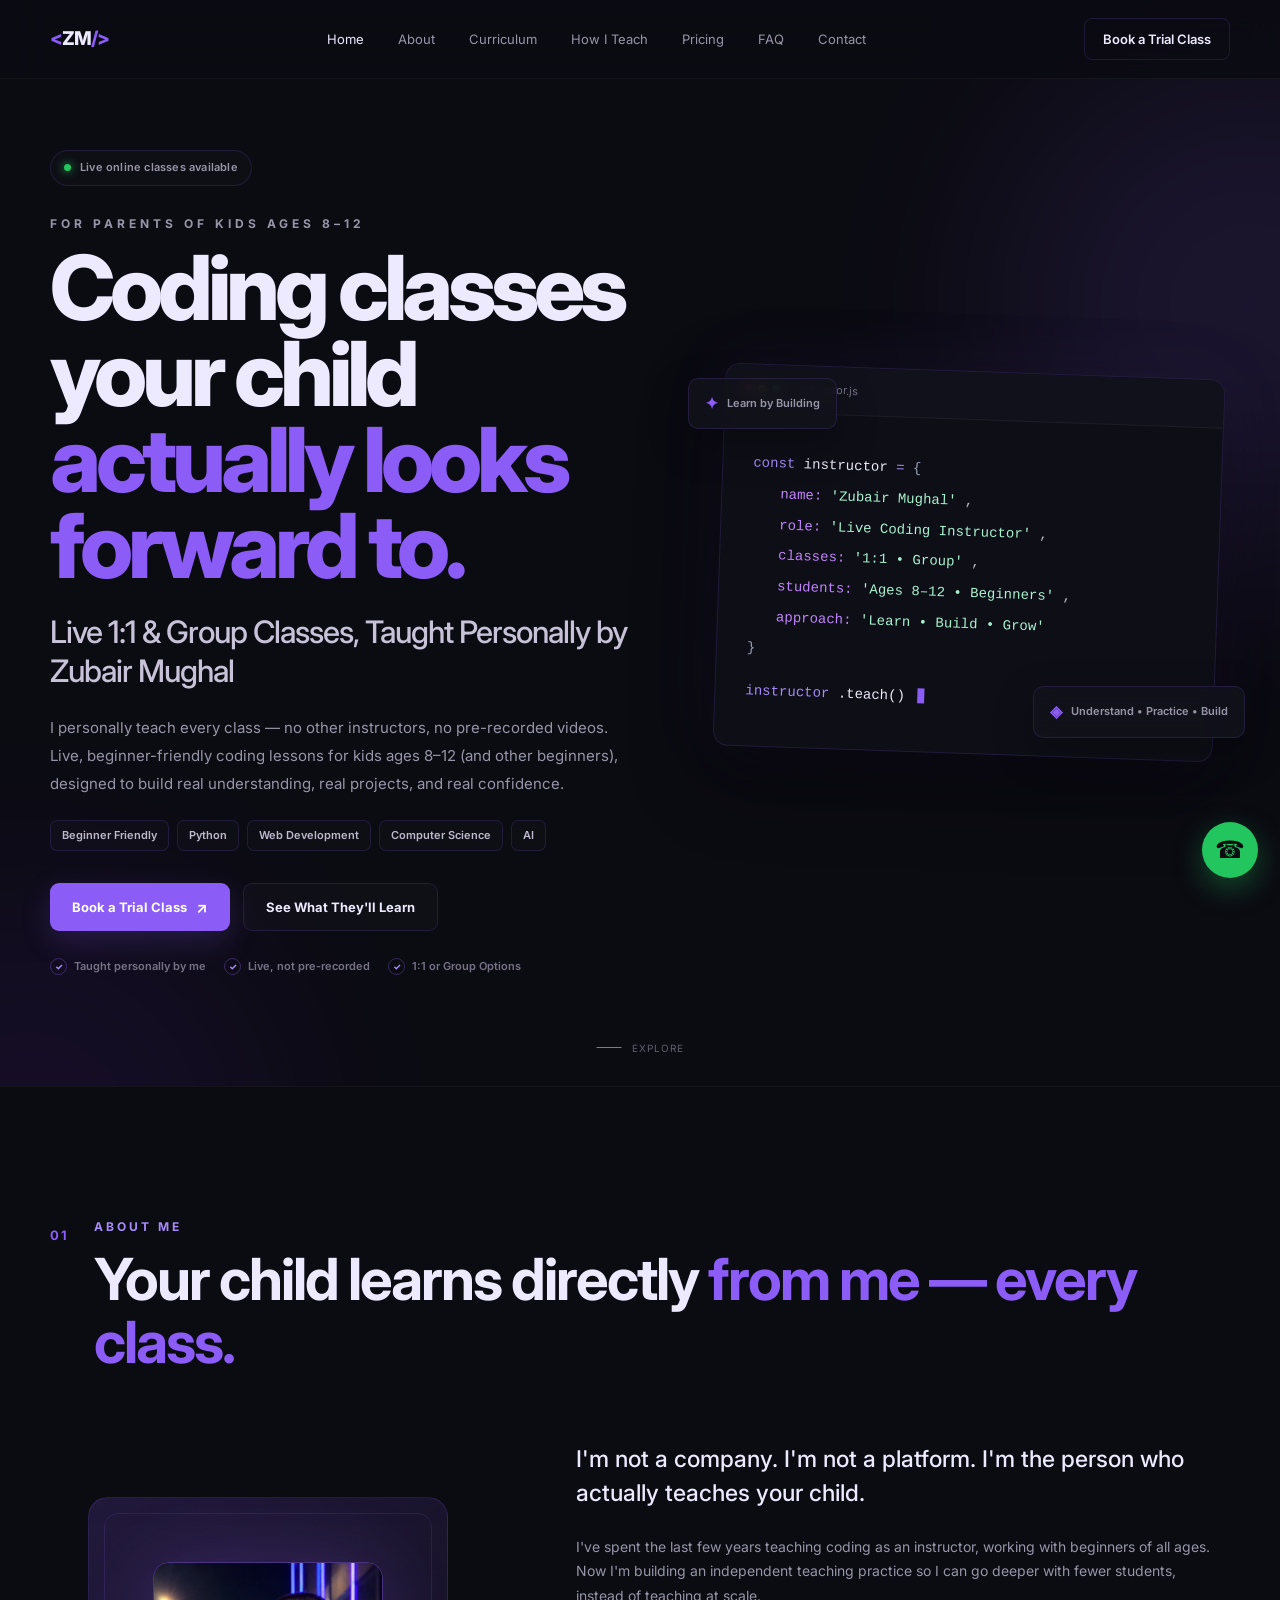
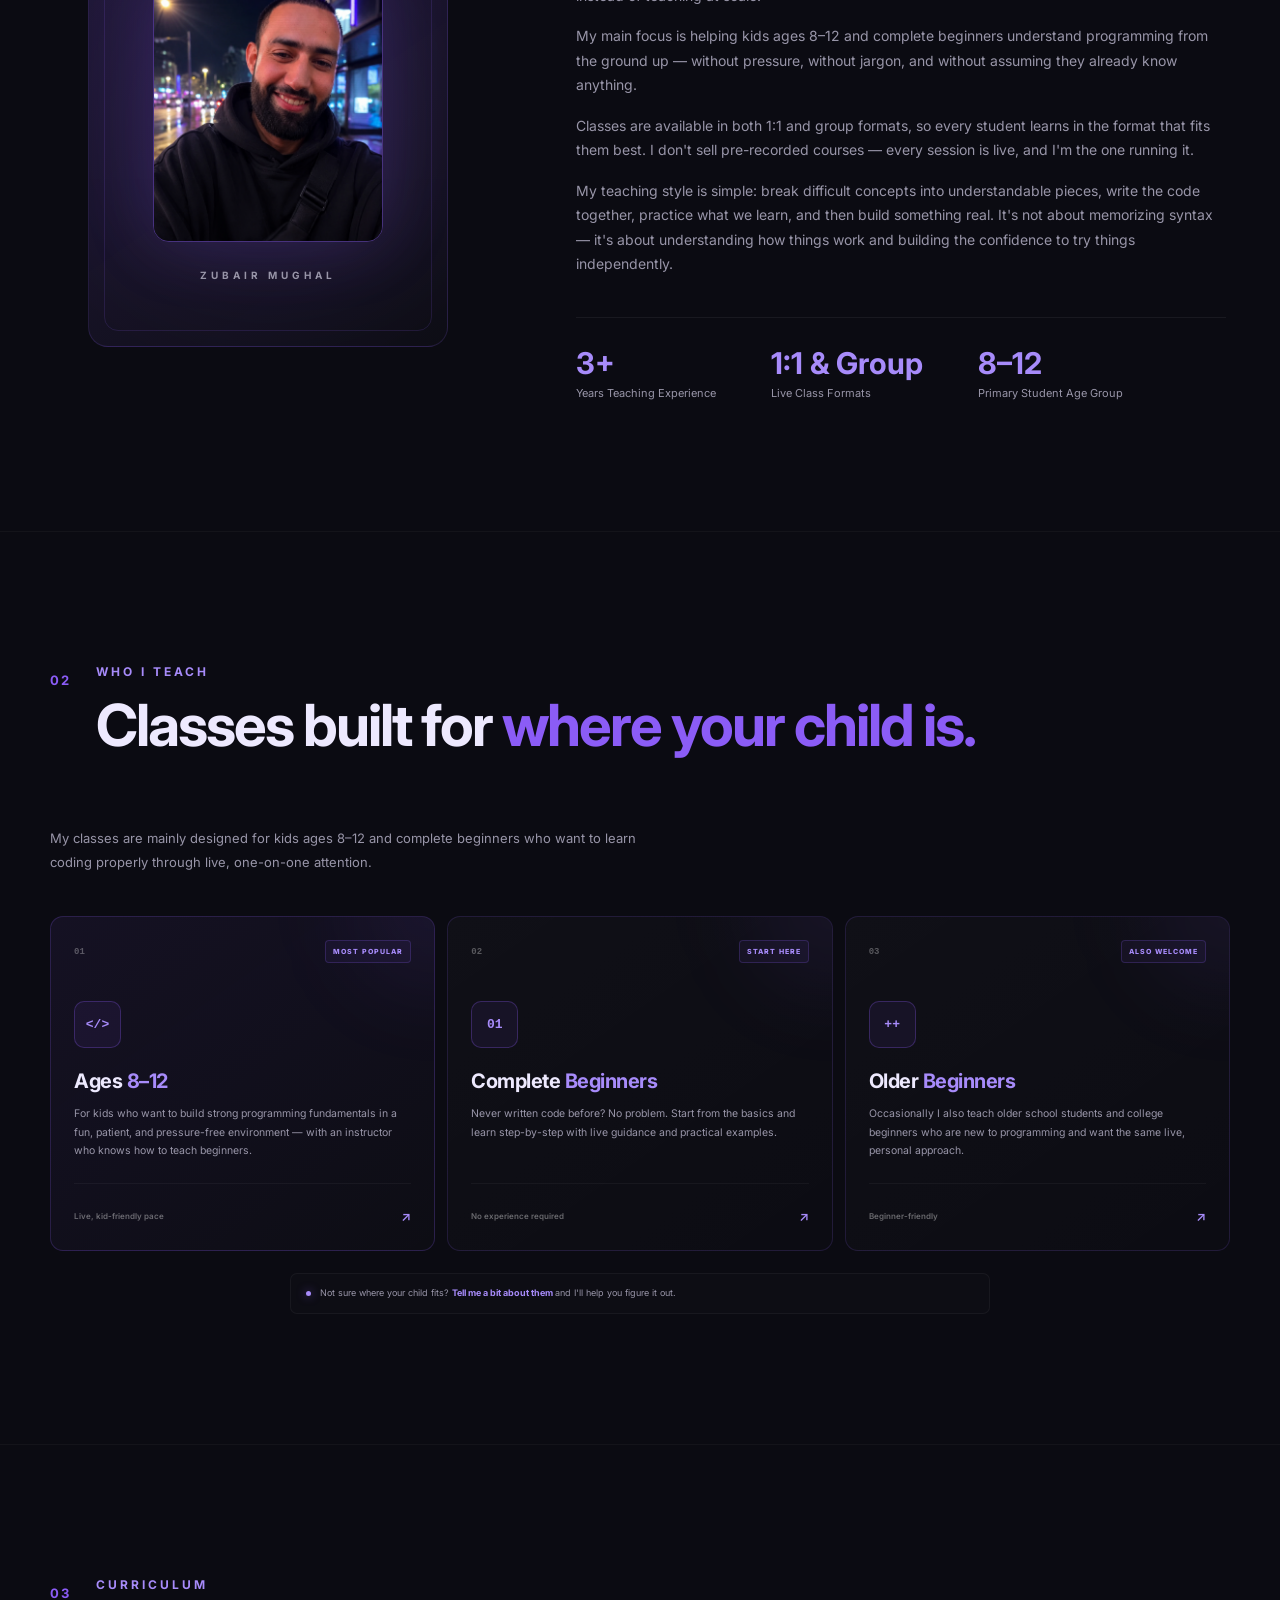
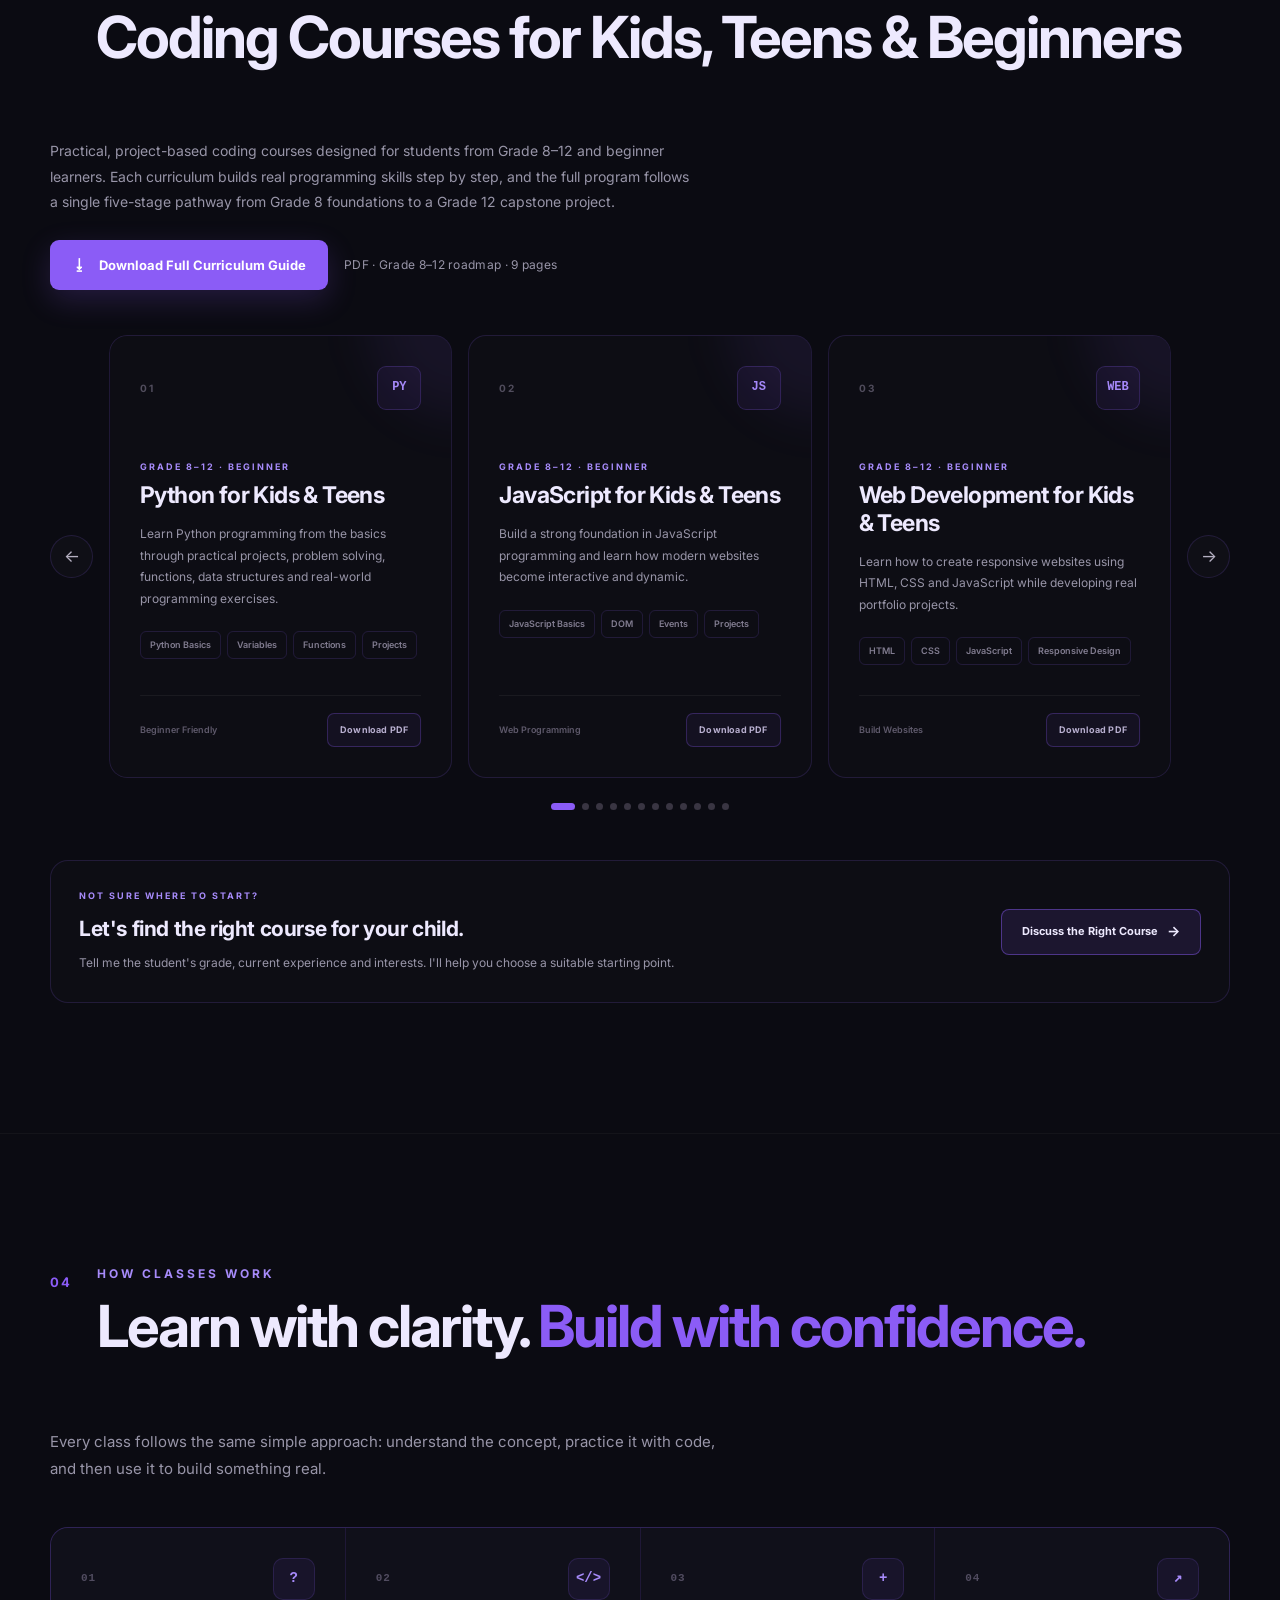
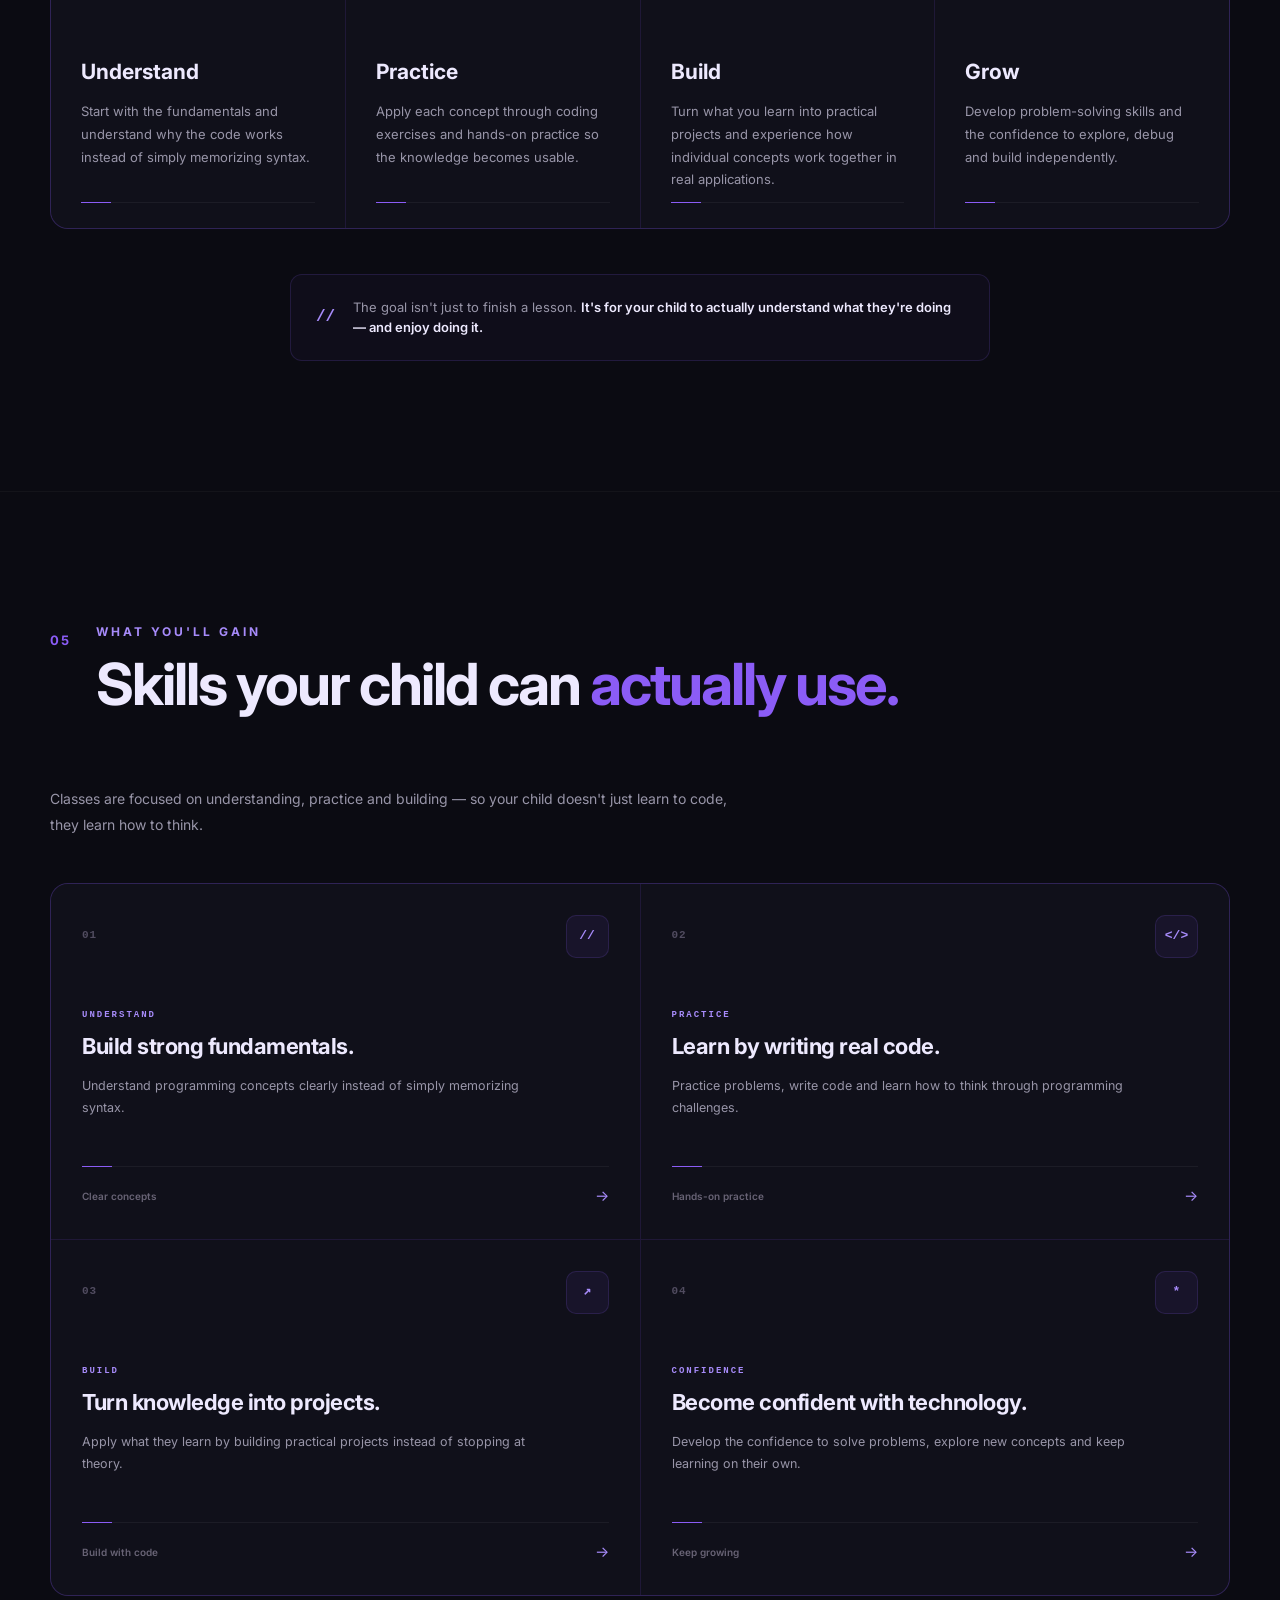
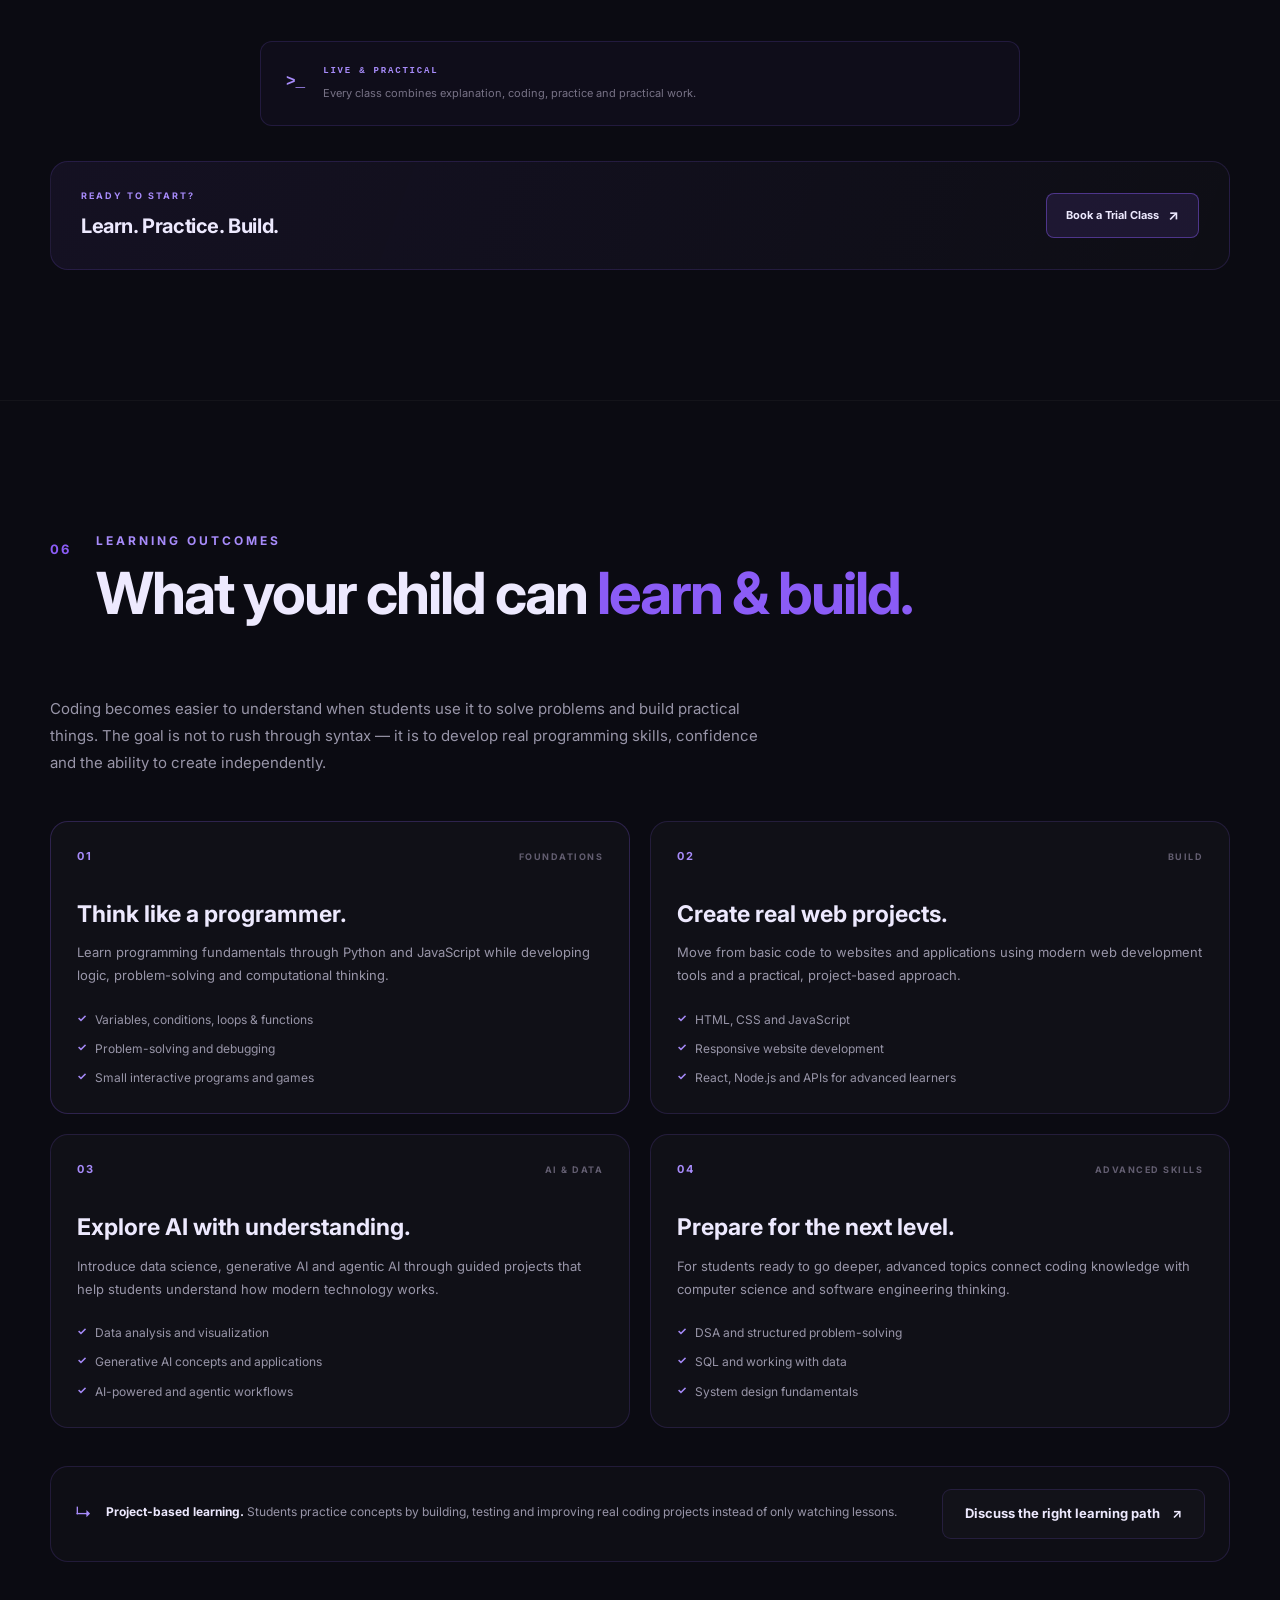
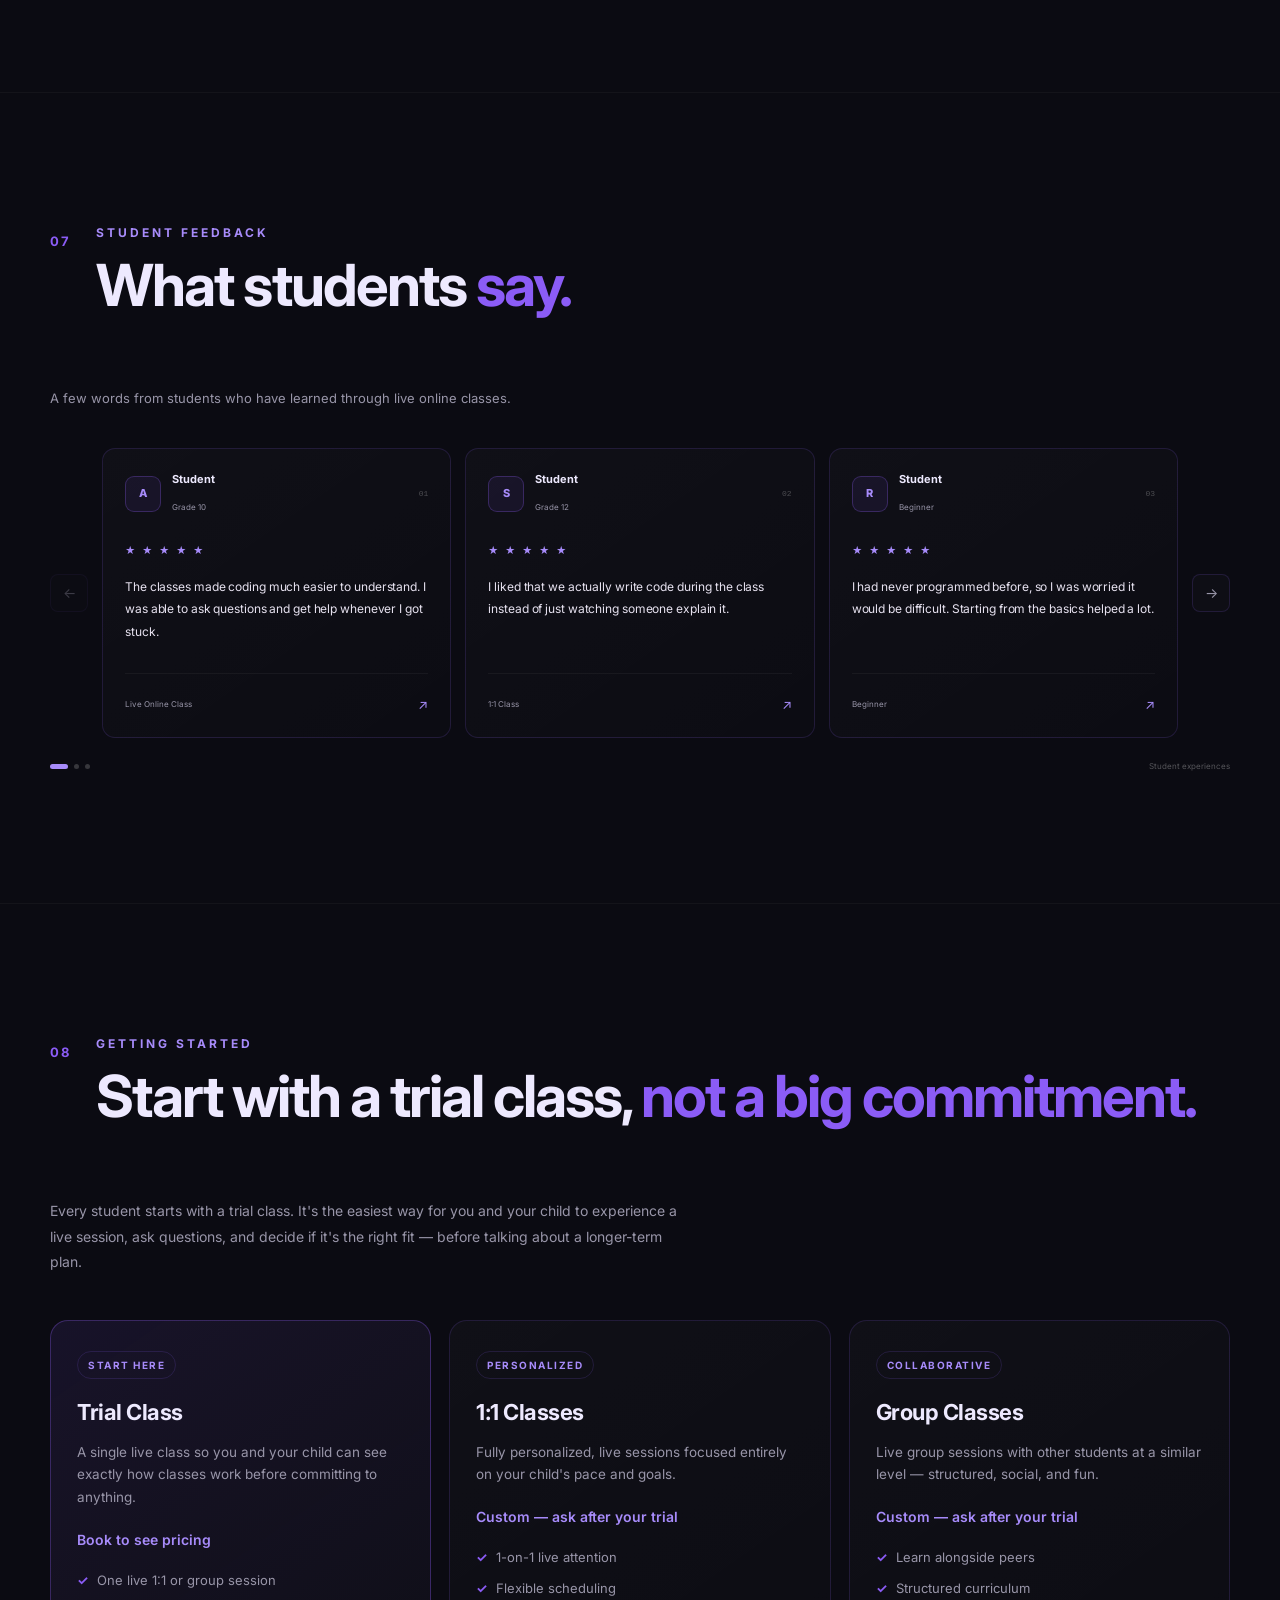
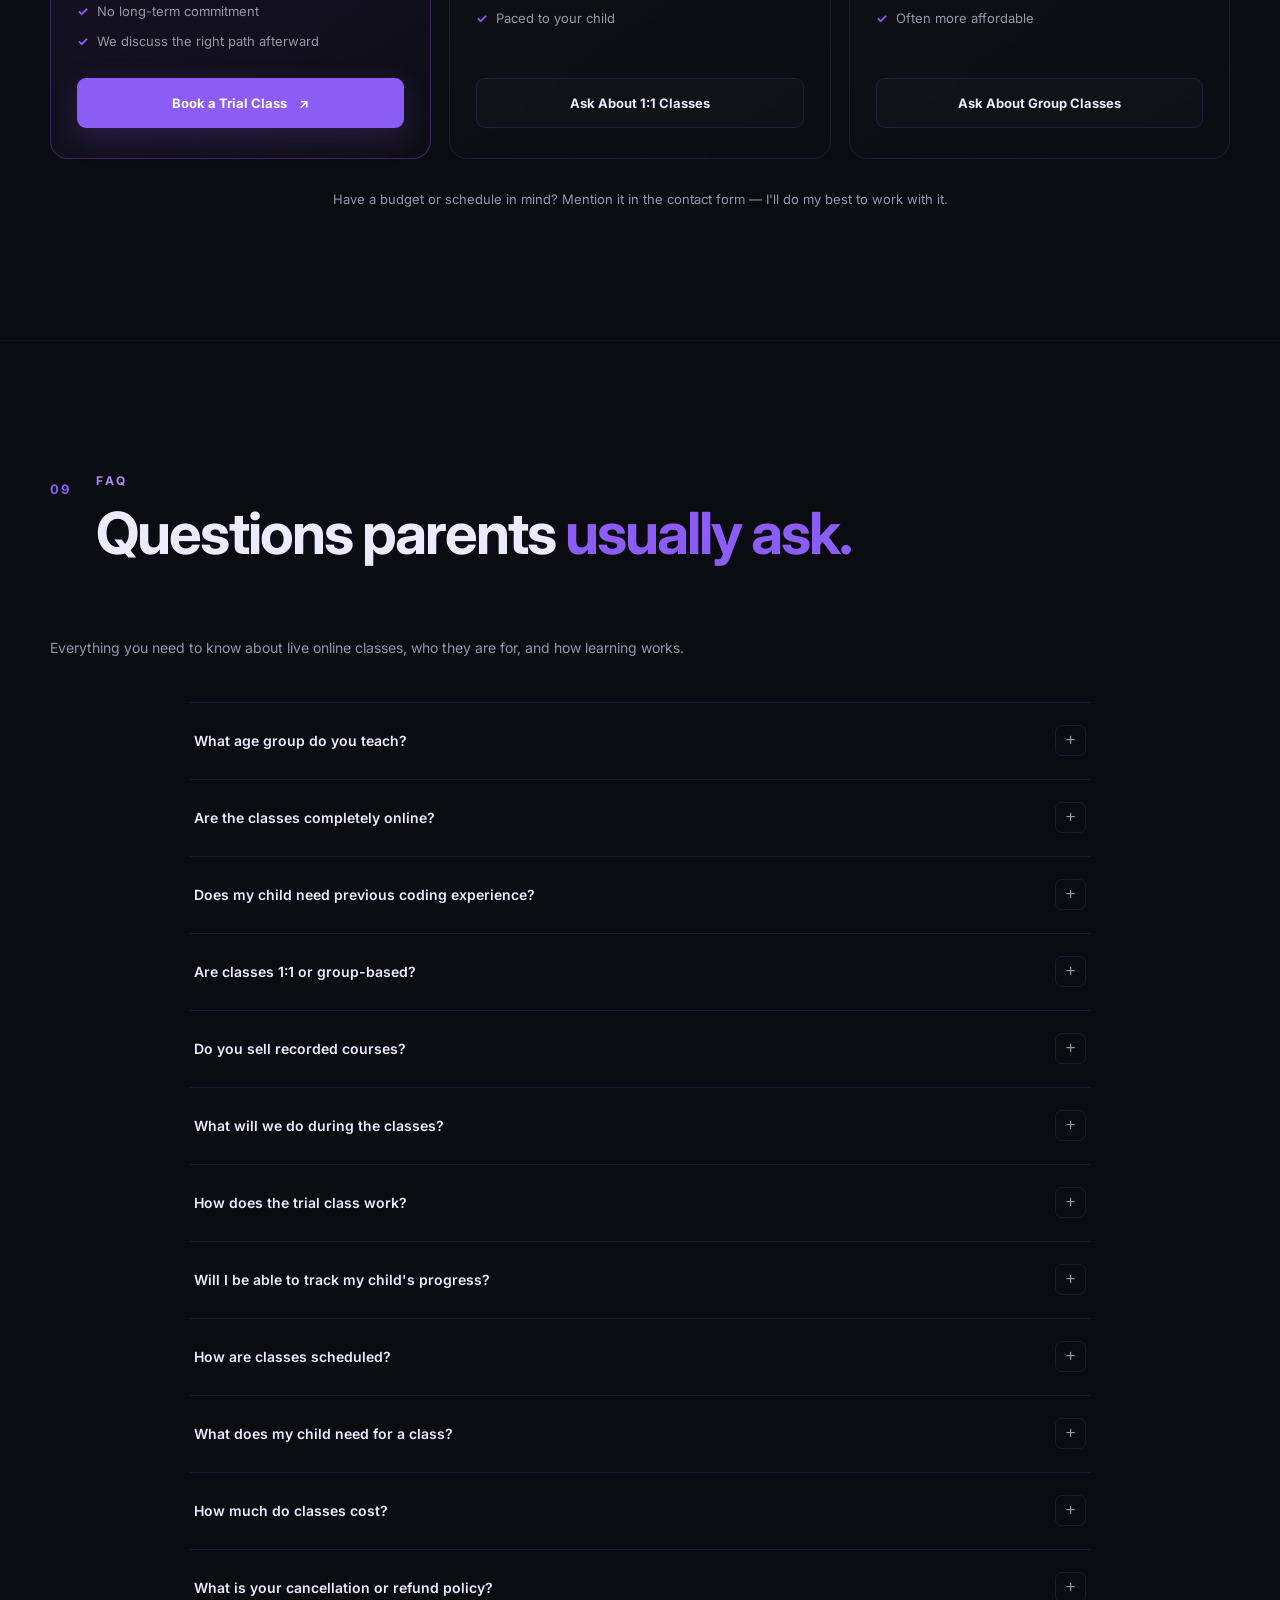
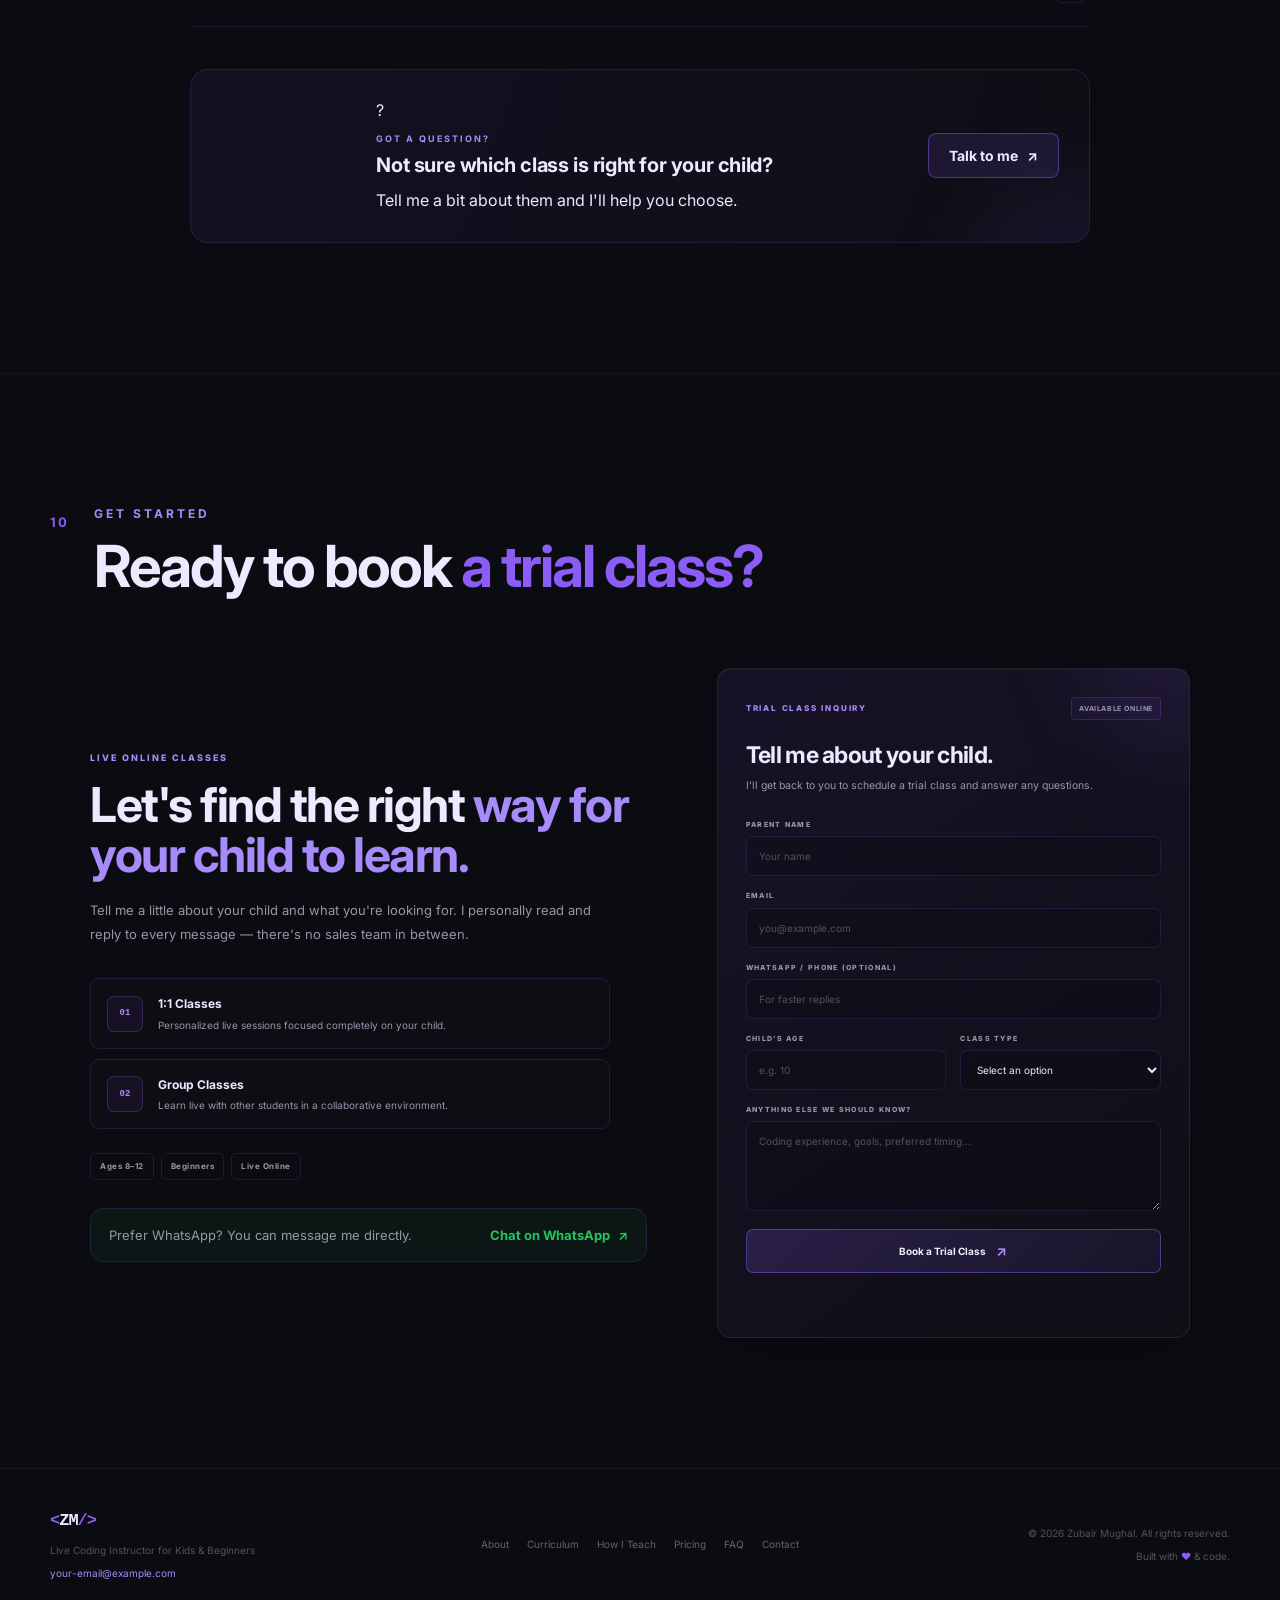
<file: portfolio/index.html>
<!DOCTYPE html>
<html lang="en">

<head>

    <meta charset="UTF-8">

    <meta name="viewport" content="width=device-width, initial-scale=1.0">


    <!-- =================================================
         PRIMARY SEO
         ================================================= -->

    <title>
        Zubair Mughal — Live Coding Classes for Kids & Beginners
    </title>

    <meta name="description"
        content="Live 1:1 and group coding classes for kids (ages 8–12) and complete beginners, taught personally by Zubair Mughal. Book a trial class and see how your child learns to code, live and online.">

    <meta name="author" content="Zubair Mughal">

    <meta name="robots" content="index, follow, max-image-preview:large">

    <meta name="googlebot" content="index, follow">


    <!-- =================================================
         CANONICAL
         ================================================= -->

    <link rel="canonical" href="https://YOUR-DOMAIN.com/">


    <!-- =================================================
         LANGUAGE / REGION
         ================================================= -->

    <meta http-equiv="content-language" content="en">


    <!-- =================================================
         THEME
         ================================================= -->

    <meta name="theme-color" content="#08070B">


    <!-- =================================================
         OPEN GRAPH
         ================================================= -->

    <meta property="og:type" content="website">

    <meta property="og:title" content="Zubair Mughal — Live Coding Classes for Kids & Beginners">

    <meta property="og:description"
        content="Live 1:1 and group coding classes for kids (ages 8–12) and complete beginners, taught personally by Zubair Mughal. Book a trial class today.">

    <meta property="og:url" content="https://YOUR-DOMAIN.com/">

    <!-- TODO: add a real og:image (1200x630) once available -->

    <meta property="og:site_name" content="Zubair Mughal">

    <meta property="og:locale" content="en_US">


    <!-- =================================================
         TWITTER / X
         ================================================= -->

    <meta name="twitter:card" content="summary_large_image">

    <meta name="twitter:title" content="Zubair Mughal — Live Coding Classes for Kids & Beginners">

    <meta name="twitter:description"
        content="Live 1:1 and group coding classes for kids (ages 8–12) and complete beginners, taught personally by Zubair Mughal. Book a trial class today.">


    <!-- =================================================
         GOOGLE FONT
         ================================================= -->

    <link rel="preconnect" href="https://fonts.googleapis.com">

    <link rel="preconnect" href="https://fonts.gstatic.com" crossorigin>

    <link href="https://fonts.googleapis.com/css2?family=Inter:wght@400;500;600;700;800&display=swap" rel="stylesheet">


    <!-- =================================================
         CSS
         ================================================= -->

    <link rel="stylesheet" href="css/variables.css">

    <link rel="stylesheet" href="css/reset.css">

    <link rel="stylesheet" href="css/navbar.css">

    <link rel="stylesheet" href="css/hero.css">

    <link rel="stylesheet" href="css/about.css">

    <link rel="stylesheet" href="css/skills.css">

    <link rel="stylesheet" href="css/learning-outcomes.css">

    <link rel="stylesheet" href="css/who-i-teach.css">

    <link rel="stylesheet" href="css/teaching.css">

    <link rel="stylesheet" href="css/proof.css">

    <!-- TESTIMONIALS -->

    <link rel="stylesheet" href="css/testimonials.css">

    <link rel="stylesheet" href="css/faq.css">

    <link rel="stylesheet" href="css/pricing.css">

    <link rel="stylesheet" href="css/contact.css">

    <link rel="stylesheet" href="css/footer.css">

    <link rel="stylesheet" href="css/whatsapp-float.css">

    <link rel="stylesheet" href="css/responsive.css">


    <!-- =================================================
         STRUCTURED DATA — PERSON
         ================================================= -->

    <script type="application/ld+json">
    {
        "@context": "https://schema.org",
        "@type": "Person",
        "name": "Zubair Mughal",
        "jobTitle": "Live Coding Instructor",
        "description": "Live coding instructor teaching kids (ages 8–12) and complete beginners through personal, project-based 1:1 and group classes.",
        "url": "https://YOUR-DOMAIN.com/",
        "knowsAbout": ["Python", "Web Development", "Computer Science", "Artificial Intelligence", "Coding for Beginners"]
    }
    </script>


    <!-- =================================================
         STRUCTURED DATA — WEBSITE
         ================================================= -->

    <script type="application/ld+json">
    {
        "@context": "https://schema.org",
        "@type": "WebSite",
        "name": "Zubair Mughal",
        "url": "https://YOUR-DOMAIN.com/"
    }
    </script>


    <!-- =================================================
         STRUCTURED DATA — SERVICE
         ================================================= -->

    <script type="application/ld+json">
    {
        "@context": "https://schema.org",
        "@type": "Service",
        "serviceType": "Live Online Coding Classes",
        "provider": {
            "@type": "Person",
            "name": "Zubair Mughal"
        },
        "audience": {
            "@type": "Audience",
            "audienceType": "Kids ages 8–12 and beginners"
        },
        "areaServed": "Online",
        "hoursAvailable": "By appointment"
    }
    </script>


    <!-- =================================================
         STRUCTURED DATA — FAQ
         NOTE: keep this in sync with components/faq.html
         if you edit the questions/answers there.
         ================================================= -->

    <script type="application/ld+json">
    {
        "@context": "https://schema.org",
        "@type": "FAQPage",
        "mainEntity": [
            {
                "@type": "Question",
                "name": "Are the classes completely online?",
                "acceptedAnswer": {
                    "@type": "Answer",
                    "text": "Yes. All classes are conducted live online, so you can learn from wherever you are."
                }
            },
            {
                "@type": "Question",
                "name": "Who are these classes for?",
                "acceptedAnswer": {
                    "@type": "Answer",
                    "text": "The main focus is kids ages 8–12 and complete beginners. Older beginners are also welcome."
                }
            },
            {
                "@type": "Question",
                "name": "Do you offer 1:1 and group classes?",
                "acceptedAnswer": {
                    "@type": "Answer",
                    "text": "Yes. You can choose between personalized 1:1 live classes and live group classes."
                }
            }
        ]
    }
    </script>


    <!-- =================================================
         SITE CONFIG (edit these values)
         Non-secret, public-facing config only.
         ================================================= -->

    <script>
        window.SITE_CONFIG = {
            // Your WhatsApp number in international format, no + or spaces. e.g. "919876543210"
            WHATSAPP_NUMBER: "919906512917",

            // Email address leads should go to (used as a fallback if FORM_ENDPOINT isn't set)
            CONTACT_EMAIL: "your-email@example.com",

            // Form submission endpoint. Leave blank to fall back to email.
            // Easiest options: https://formspree.io or https://web3forms.com (both have free tiers,
            // no backend needed — sign up, paste the endpoint URL they give you below).
            FORM_ENDPOINT: "https://formspree.io/f/xppaoglq",

            // Google Analytics 4 Measurement ID, e.g. "G-XXXXXXX". Leave blank to disable.
            GA4_ID: "",

            // Meta (Facebook) Pixel ID. Leave blank to disable.
            META_PIXEL_ID: ""
        };
    </script>


    <!-- =================================================
         ANALYTICS (disabled until IDs above are filled in)
         ================================================= -->

    <script>
        (function () {
            var cfg = window.SITE_CONFIG || {};

            if (cfg.GA4_ID) {
                var gaScript = document.createElement("script");
                gaScript.async = true;
                gaScript.src = "https://www.googletagmanager.com/gtag/js?id=" + cfg.GA4_ID;
                document.head.appendChild(gaScript);

                window.dataLayer = window.dataLayer || [];
                function gtag() { dataLayer.push(arguments); }
                window.gtag = gtag;
                gtag("js", new Date());
                gtag("config", cfg.GA4_ID);
            }

            if (cfg.META_PIXEL_ID) {
                /* eslint-disable */
                !function (f, b, e, v, n, t, s) {
                    if (f.fbq) return; n = f.fbq = function () {
                        n.callMethod ? n.callMethod.apply(n, arguments) : n.queue.push(arguments)
                    };
                    if (!f._fbq) f._fbq = n; n.push = n; n.loaded = !0; n.version = "2.0";
                    n.queue = []; t = b.createElement(e); t.async = !0;
                    t.src = v; s = b.getElementsByTagName(e)[0];
                    s.parentNode.insertBefore(t, s)
                }(window, document, "script", "https://connect.facebook.net/en_US/fbevents.js");
                fbq("init", cfg.META_PIXEL_ID);
                fbq("track", "PageView");
                /* eslint-enable */
            }
        })();
    </script>

</head>


<body>

    <a href="#main-content" class="skip-link">Skip to main content</a>


    <!-- =================================================
         NAVBAR
         ================================================= -->

    <div id="navbar"></div>


    <!-- =================================================
         MAIN
         ================================================= -->

    <main id="main-content">

        <div id="hero"></div>

        <div id="about"></div>

        <div id="who-i-teach"></div>

        <div id="skills"></div>

        <div id="teaching"></div>

        <div id="proof"></div>

        <div id="learning-outcomes"></div>

        <!-- TESTIMONIALS -->

        <div id="testimonials"></div>

        <div id="pricing"></div>

        <div id="faq"></div>

        <div id="contact"></div>

    </main>


    <!-- =================================================
         FOOTER
         ================================================= -->

    <div id="footer"></div>


    <!-- =================================================
         WHATSAPP FLOATING CTA
         ================================================= -->

    <div id="whatsapp-float"></div>


    <!-- =================================================
         JAVASCRIPT
         ================================================= -->

    <script src="js/main.js"></script>

</body>

</html>
</file>
<file: portfolio/css/variables.css>
:root {

    /* ================= COLORS ================= */

    --midnight: #0B0B12;
    --midnight-light: #10101A;
    --midnight-card: #11111A;

    --purple: #8B5CF6;
    --purple-light: #A78BFA;
    --purple-dark: #6D3FE0;

    --text: #EDE9FE;
    --text-muted: #9895A8;

    --white: #FFFFFF;

    --green: #22C55E;
    --red: #EF4444;
    --yellow: #EAB308;


    /* ================= BORDERS ================= */

    --border:
        rgba(139, 92, 246, 0.16);

    --border-light:
        rgba(255, 255, 255, 0.055);


    /* ================= BACKGROUNDS ================= */

    --card:
        rgba(255, 255, 255, 0.025);


    /* ================= SIZES ================= */

    --container: 1180px;

    --radius: 18px;

    --nav-height: 78px;
}
</file>
<file: portfolio/css/navbar.css>
.navbar {
    position: fixed;

    top: 0;
    left: 0;

    width: 100%;

    z-index: 1000;

    background:
        rgba(11, 11, 18, 0.78);

    backdrop-filter: blur(18px);

    border-bottom:
        1px solid rgba(255, 255, 255, 0.04);
}

.nav-container {
    height: var(--nav-height);

    display: flex;
    align-items: center;
    justify-content: space-between;
}


/* ================= LOGO ================= */

.logo {
    font-size: 19px;

    font-weight: 800;

    letter-spacing: -1px;
}

.logo span {
    color: var(--purple);
}


/* ================= LINKS ================= */

.nav-links {
    display: flex;
    gap: 34px;
}

.nav-links a {
    color: var(--text-muted);

    font-size: 13px;

    transition: color 0.3s ease;
}

.nav-links a:hover,
.nav-links a.active {
    color: var(--text);
}


/* ================= BUTTON ================= */

.nav-button {
    border: 1px solid var(--border);

    padding: 10px 18px;

    border-radius: 8px;

    font-size: 13px;
    font-weight: 600;

    transition: 0.3s ease;
}

.nav-button:hover {
    border-color: var(--purple);

    background:
        rgba(139, 92, 246, 0.1);
}

/* =========================================================
   MOBILE NAVIGATION
   ========================================================= */


/* ================= MENU BUTTON ================= */

.menu-toggle {
    display: none;

    width: 42px;
    height: 42px;

    padding: 0;

    align-items: center;
    justify-content: center;

    flex-direction: column;

    gap: 5px;

    border: 1px solid var(--border);

    border-radius: 9px;

    background: transparent;

    cursor: pointer;
}


.menu-toggle span {
    display: block;

    width: 17px;
    height: 1px;

    background: var(--text);

    transition:
        transform 0.3s ease,
        opacity 0.3s ease;
}


/* ================= MOBILE MENU ================= */

.mobile-menu {
    display: none;
}


/* ================= TABLET / MOBILE ================= */

@media (max-width: 768px) {

    .nav-links,
    .nav-button {
        display: none;
    }


    .menu-toggle {
        display: flex;
    }


    .mobile-menu {
        display: flex;

        position: absolute;

        top: 100%;
        left: 0;
        right: 0;

        z-index: 999;

        flex-direction: column;

        padding:
            12px 20px 24px;

        border-top:
            1px solid var(--border);

        border-bottom:
            1px solid var(--border);

        background:
            rgba(10, 10, 15, 0.97);

        backdrop-filter:
            blur(18px);

        -webkit-backdrop-filter:
            blur(18px);

        opacity: 0;

        visibility: hidden;

        transform:
            translateY(-10px);

        pointer-events: none;

        transition:
            opacity 0.25s ease,
            visibility 0.25s ease,
            transform 0.25s ease;
    }


    .mobile-menu a {
        display: flex;

        align-items: center;

        justify-content: space-between;

        min-height: 48px;

        padding:
            0 5px;

        border-bottom:
            1px solid rgba(255, 255, 255, 0.045);

        color:
            var(--text-muted);

        font-size: 13px;

        font-weight: 500;

        text-decoration: none;

        transition:
            color 0.2s ease,
            padding-left 0.2s ease;
    }


    .mobile-menu a:hover,
    .mobile-menu a.active {
        color:
            var(--text);
    }


    .mobile-menu a:hover {
        padding-left:
            9px;
    }


    /* ================= MOBILE CTA ================= */

    .mobile-menu .mobile-menu-cta {
        min-height: 46px;

        margin-top: 16px;

        padding:
            0 16px;

        border:
            1px solid rgba(139, 92, 246, 0.35);

        border-radius: 8px;

        background:
            rgba(139, 92, 246, 0.08);

        color:
            var(--purple-light);

        justify-content: center;

        gap: 8px;
    }


    .mobile-menu .mobile-menu-cta:hover {
        padding-left: 16px;

        border-color:
            rgba(139, 92, 246, 0.55);

        background:
            rgba(139, 92, 246, 0.13);

        color:
            var(--text);
    }


    /* ================= OPEN STATE ================= */

    .navbar.menu-open .mobile-menu {
        opacity: 1;

        visibility: visible;

        transform:
            translateY(0);

        pointer-events: auto;
    }


    /* ================= HAMBURGER → X ================= */

    .navbar.menu-open .menu-toggle span:nth-child(1) {
        transform:
            translateY(6px) rotate(45deg);
    }


    .navbar.menu-open .menu-toggle span:nth-child(2) {
        opacity: 0;
    }


    .navbar.menu-open .menu-toggle span:nth-child(3) {
        transform:
            translateY(-6px) rotate(-45deg);
    }

}


/* ================= SMALL PHONES ================= */

@media (max-width: 480px) {

    .mobile-menu {
        padding:
            10px 15px 20px;
    }


    .menu-toggle {
        width: 40px;
        height: 40px;
    }

}
</file>
<file: portfolio/css/hero.css>
/* =====================================================
   HERO
   ===================================================== */

.hero {

    min-height: 100vh;

    position: relative;

    display: flex;

    align-items: center;

    padding: 150px 0 110px;

    overflow: hidden;
}


/* =====================================================
   BACKGROUND GLOW
   ===================================================== */

.hero-bg-glow {

    position: absolute;

    width: 500px;
    height: 500px;

    border-radius: 50%;

    filter: blur(100px);

    pointer-events: none;

    opacity: 0.12;
}


.glow-one {

    background: var(--purple);

    top: 5%;

    right: -220px;
}


.glow-two {

    background: #5B21B6;

    bottom: -300px;

    left: -220px;
}


/* =====================================================
   LAYOUT
   ===================================================== */

.hero-container {

    display: grid;

    grid-template-columns: 1.05fr 0.95fr;

    gap: 80px;

    align-items: center;
}


/* =====================================================
   CONTENT
   ===================================================== */

.hero-content {

    position: relative;

    z-index: 2;

    max-width: 700px;
}


/* =====================================================
   AVAILABILITY
   ===================================================== */

.availability {

    width: fit-content;

    display: flex;

    align-items: center;

    gap: 9px;

    padding: 8px 13px;

    margin-bottom: 28px;

    border: 1px solid var(--border);

    border-radius: 100px;

    color: var(--text-muted);

    background: rgba(255, 255, 255, 0.015);

    font-size: 11px;

    font-weight: 600;

    letter-spacing: 0.2px;
}


.status-dot {

    width: 7px;

    height: 7px;

    flex: 0 0 7px;

    border-radius: 50%;

    background: var(--green);

    box-shadow:
        0 0 10px var(--green);
}


/* =====================================================
   EYEBROW
   ===================================================== */

.hero-small-text {

    color: var(--text-muted);

    font-size: 12px;

    font-weight: 700;

    letter-spacing: 4px;

    margin-bottom: 12px;
}


/* =====================================================
   MAIN HEADING
   ===================================================== */

.hero h1 {

    max-width: 760px;

    font-size: clamp(55px, 7vw, 96px);

    line-height: 0.96;

    letter-spacing: -5px;

    font-weight: 800;
}


.hero h1 span {

    display: block;

    color: var(--purple);
}


/* =====================================================
   SUB HEADING
   ===================================================== */

.hero h2 {

    max-width: 650px;

    margin-top: 24px;

    color: #C7C2D8;

    font-size: clamp(21px, 2.5vw, 31px);

    line-height: 1.25;

    font-weight: 500;

    letter-spacing: -1px;
}


/* =====================================================
   DESCRIPTION
   ===================================================== */

.hero-description {

    max-width: 600px;

    margin-top: 24px;

    color: var(--text-muted);

    font-size: 15px;

    line-height: 1.85;
}


/* =====================================================
   TOPICS
   ===================================================== */

.hero-topics {

    display: flex;

    flex-wrap: wrap;

    gap: 8px;

    margin-top: 22px;
}


.hero-topics span {

    display: inline-flex;

    align-items: center;

    min-height: 30px;

    padding: 6px 11px;

    border: 1px solid var(--border);

    border-radius: 7px;

    color: #BEB9CC;

    background: rgba(255, 255, 255, 0.015);

    font-size: 11px;

    font-weight: 600;

    transition:
        border-color 0.25s ease,
        color 0.25s ease,
        background 0.25s ease,
        transform 0.25s ease;
}


.hero-topics span:hover {

    color: white;

    border-color: var(--purple);

    background: rgba(139, 92, 246, 0.08);

    transform: translateY(-2px);
}


/* =====================================================
   BUTTONS
   ===================================================== */

.hero-buttons {

    display: flex;

    align-items: center;

    gap: 13px;

    margin-top: 32px;
}


.hero-buttons .btn {

    min-height: 48px;

    display: inline-flex;

    align-items: center;

    justify-content: center;

    gap: 9px;
}


.hero-buttons .btn-primary span {

    font-size: 15px;

    line-height: 1;
}


/* =====================================================
   TRUST POINTS
   ===================================================== */

.hero-trust {

    display: flex;

    flex-wrap: wrap;

    align-items: center;

    gap: 18px;

    margin-top: 27px;
}


.trust-item {

    display: inline-flex;

    align-items: center;

    gap: 7px;

    color: #777286;

    font-size: 11px;

    font-weight: 600;
}


.trust-icon {

    display: grid;

    place-items: center;

    width: 17px;

    height: 17px;

    border: 1px solid rgba(139, 92, 246, 0.35);

    border-radius: 50%;

    color: var(--purple-light);

    font-size: 9px;

    font-weight: 800;
}


/* =====================================================
   HERO VISUAL
   ===================================================== */

.hero-visual {

    position: relative;

    min-height: 500px;

    display: grid;

    place-items: center;
}


/* =====================================================
   CODE WINDOW
   ===================================================== */

.code-window {

    width: min(100%, 500px);

    border: 1px solid var(--border);

    border-radius: 15px;

    overflow: hidden;

    background: #0E0E17;

    box-shadow:
        0 30px 80px rgba(0, 0, 0, 0.45),
        0 0 70px rgba(139, 92, 246, 0.08);

    transform: rotate(2deg);

    transition: 0.4s ease;
}


.code-window:hover {

    transform:
        rotate(0deg) translateY(-5px);
}


/* =====================================================
   WINDOW HEADER
   ===================================================== */

.window-top {

    height: 48px;

    display: flex;

    align-items: center;

    gap: 15px;

    padding: 0 18px;

    border-bottom:
        1px solid rgba(255, 255, 255, 0.05);

    background: #11111B;
}


.window-dots {

    display: flex;

    gap: 6px;
}


.window-dots span {

    width: 8px;

    height: 8px;

    border-radius: 50%;

    background: #373344;
}


.window-dots span:first-child {

    background: var(--red);
}


.window-dots span:nth-child(2) {

    background: var(--yellow);
}


.window-dots span:last-child {

    background: var(--green);
}


.window-top p {

    color: #777286;

    font-size: 11px;
}


/* =====================================================
   CODE CONTENT
   ===================================================== */

.code-content {

    padding: 35px 30px 40px;

    color: #BBB7C8;

    font-family: monospace;

    font-size: 14px;

    line-height: 2.2;
}


.code-content p {

    white-space: nowrap;
}


.indent {

    padding-left: 28px;
}


.purple {

    color: var(--purple-light);
}


.white {

    color: #EEEAF9;
}


.key {

    color: #C084FC;
}


.string {

    color: #A7F3D0;
}


.number {

    color: #F9A8D4;
}


.bracket {

    color: #94A3B8;
}


/* =====================================================
   CURSOR
   ===================================================== */

.cursor-line {

    margin-top: 12px;
}


.cursor {

    display: inline-block;

    width: 7px;

    height: 15px;

    background: var(--purple);

    vertical-align: middle;

    margin-left: 4px;

    animation:
        blink 1s infinite;
}


@keyframes blink {

    50% {
        opacity: 0;
    }

}


/* =====================================================
   FLOATING CARDS
   ===================================================== */

.floating-card {

    position: absolute;

    padding: 12px 16px;

    display: flex;

    align-items: center;

    gap: 9px;

    border: 1px solid var(--border);

    border-radius: 10px;

    background: rgba(18, 18, 28, 0.85);

    backdrop-filter: blur(10px);

    color: var(--text-muted);

    font-size: 11px;

    font-weight: 600;

    box-shadow:
        0 15px 40px rgba(0, 0, 0, 0.3);

    animation:
        floating 4s ease-in-out infinite;
}


.floating-card span {

    color: var(--purple);

    font-size: 16px;
}


.card-one {

    top: 13%;

    left: -20px;
}


.card-two {

    right: -15px;

    bottom: 15%;

    animation-delay: 1.5s;
}


@keyframes floating {

    0%,
    100% {

        transform:
            translateY(0);

    }

    50% {

        transform:
            translateY(-10px);

    }

}


/* =====================================================
   SCROLL INDICATOR
   ===================================================== */

.scroll-indicator {

    position: absolute;

    bottom: 30px;

    left: 50%;

    transform: translateX(-50%);

    display: flex;

    align-items: center;

    gap: 10px;

    color: #625F70;

    font-size: 10px;

    letter-spacing: 1px;

    text-transform: uppercase;
}


.scroll-indicator span {

    width: 25px;

    height: 1px;

    background: var(--purple);
}


/* =====================================================
   TABLET
   ===================================================== */

@media (max-width: 1000px) {

    .hero-container {

        grid-template-columns: 1fr;

        gap: 70px;

    }


    .hero-content {

        max-width: 750px;

        margin-inline: auto;

        text-align: center;

        display: flex;

        flex-direction: column;

        align-items: center;

    }


    .hero-description {

        max-width: 680px;

        margin-left: auto;

        margin-right: auto;

    }


    .hero-topics {

        justify-content: center;

    }


    .hero-buttons {

        justify-content: center;

    }


    .hero-trust {

        justify-content: center;

    }


    .hero-visual {

        width: 100%;

        min-height: 450px;

    }


    .code-window {

        width: min(100%, 550px);

    }

}


/* =====================================================
   MOBILE
   ===================================================== */

@media (max-width: 768px) {

    .hero {

        min-height: auto;

        padding:
            115px 0 80px;
    }


    .hero-container {

        gap: 55px;

    }


    .availability {

        margin-bottom: 22px;

        font-size: 10px;

        padding:
            7px 11px;
    }


    .hero-small-text {

        font-size: 10px;

        letter-spacing: 3px;

        margin-bottom: 10px;
    }


    .hero h1 {

        font-size:
            clamp(48px, 14vw, 75px);

        line-height: 0.98;

        letter-spacing: -4px;
    }


    .hero h2 {

        max-width: 360px;

        font-size: 21px;

        line-height: 1.3;

        margin-top: 17px;
    }


    .hero-description {

        max-width: 500px;

        font-size: 14px;

        line-height: 1.75;

        margin-top: 19px;
    }


    .hero-topics {

        gap: 7px;

        margin-top: 19px;

        justify-content: center;
    }


    .hero-topics span {

        font-size: 10px;

        min-height: 28px;

        padding:
            5px 9px;
    }


    .hero-buttons {

        width: 100%;

        flex-direction: column;

        align-items: stretch;

        gap: 10px;

        margin-top: 28px;

        max-width: 330px;
    }


    .hero-buttons .btn {

        width: 100%;

        min-height: 47px;
    }


    .hero-trust {

        justify-content: center;

        gap: 10px 15px;

        margin-top: 23px;
    }


    .trust-item {

        font-size: 10px;
    }


    /* ================= HERO CODE ================= */

    .hero-visual {

        min-height: 390px;
    }


    .code-window {

        width: 100%;

        transform: none;
    }


    .code-window:hover {

        transform:
            translateY(-5px);
    }


    .code-content {

        padding:
            25px 18px 30px;

        font-size: 11px;

        line-height: 2;

        overflow-x: auto;
    }


    .indent {

        padding-left: 15px;
    }


    .window-top {

        height: 44px;

        padding:
            0 14px;
    }


    /* ================= FLOATING CARDS ================= */

    .floating-card {

        padding:
            9px 12px;

        font-size: 9px;
    }


    .card-one {

        top: 5px;

        left: 0;
    }


    .card-two {

        right: 0;

        bottom: 5px;
    }


    /* ================= SCROLL ================= */

    .scroll-indicator {

        display: none;
    }

}


/* =====================================================
   SMALL MOBILE
   ===================================================== */

@media (max-width: 430px) {

    .hero {

        padding:
            105px 0 70px;
    }


    .hero h1 {

        font-size:
            clamp(44px, 14vw, 62px);

        line-height: 1;

        letter-spacing: -3px;
    }


    .hero h2 {

        font-size: 20px;

        max-width: 330px;
    }


    .hero-description {

        font-size: 13px;
    }


    .hero-trust {

        display: grid;

        grid-template-columns: 1fr;

        gap: 8px;
    }


    .trust-item {

        justify-content: center;
    }


    .hero-visual {

        min-height: 350px;
    }


    .code-content {

        font-size: 9.5px;
    }


    .floating-card {

        font-size: 8px;

        padding:
            8px 10px;
    }

}
</file>
<file: portfolio/css/about.css>
/* ================= ABOUT ================= */

.about {
    border-top:
        1px solid rgba(255, 255, 255, 0.035);
}


/* ================= ABOUT GRID ================= */

.about-grid {
    display: grid;

    grid-template-columns:
        0.8fr 1.2fr;

    gap: 90px;

    align-items: center;
}


/* ================= IMAGE ================= */

.about-image {
    display: flex;

    justify-content: center;
}


.image-placeholder {
    width: min(100%, 360px);

    aspect-ratio: 4 / 5;

    position: relative;

    display: flex;

    flex-direction: column;

    align-items: center;

    justify-content: center;

    gap: 25px;

    padding: 20px;

    border:
        1px solid var(--border);

    border-radius: 20px;

    background:
        linear-gradient(145deg,
            rgba(139, 92, 246, 0.18),
            rgba(255, 255, 255, 0.015));

    overflow: hidden;
}


/* ================= INNER BORDER ================= */

.image-placeholder::before {
    content: "";

    position: absolute;

    inset: 15px;

    border:
        1px solid rgba(139, 92, 246, 0.15);

    border-radius: 14px;

    pointer-events: none;
}


/* ================= IMAGE GLOW ================= */

.image-glow {
    position: absolute;

    width: 200px;
    height: 200px;

    background: var(--purple);

    filter: blur(90px);

    opacity: 0.22;

    pointer-events: none;
}


/* ================= PROFILE IMAGE ================= */

.profile-image {
    position: relative;

    z-index: 2;

    width: 230px;
    height: 280px;

    object-fit: cover;

    border-radius: 16px;

    border:
        1px solid rgba(139, 92, 246, 0.4);

    box-shadow:
        0 0 70px rgba(139, 92, 246, 0.20);

    transition:
        transform 0.4s ease,
        box-shadow 0.4s ease;
}


.profile-image:hover {
    transform: scale(1.03);

    box-shadow:
        0 0 90px rgba(139, 92, 246, 0.30);
}


/* ================= NAME ================= */

.image-name {
    position: relative;

    z-index: 2;

    color: var(--text-muted);

    font-size: 10px;

    font-weight: 700;

    letter-spacing: 4px;

    text-align: center;
}


/* ================= CONTENT ================= */

.about-content {
    max-width: 650px;
}


.large-text {
    color: var(--text);

    font-size: 23px;

    line-height: 1.45;

    margin-bottom: 25px;

    font-weight: 500;
}


.about-content>p:not(.large-text) {
    color: var(--text-muted);

    font-size: 14px;

    line-height: 1.75;

    margin-bottom: 16px;
}


/* ================= STATS ================= */

.stats {
    display: flex;

    gap: 55px;

    margin-top: 40px;

    padding-top: 30px;

    border-top:
        1px solid rgba(255, 255, 255, 0.06);
}


.stat {
    display: flex;

    flex-direction: column;
}


.stat strong {
    color: var(--purple-light);

    font-size: 30px;

    line-height: 1;
}


.stat span {
    color: var(--text-muted);

    font-size: 11px;

    line-height: 1.5;

    margin-top: 7px;
}


/* ================= HOVER DETAIL ================= */

.stat {
    transition:
        transform 0.3s ease;
}


.stat:hover {
    transform: translateY(-3px);
}


/* ================= TABLET ================= */

@media (max-width: 900px) {

    .about-grid {
        grid-template-columns: 1fr;

        gap: 55px;
    }


    .about-image {
        justify-content: flex-start;
    }


    .image-placeholder {
        max-width: 320px;
    }


    .about-content {
        max-width: 700px;
    }

}


/* ================= MOBILE ================= */

@media (max-width: 768px) {

    .about-grid {
        gap: 45px;
    }


    .about-image {
        justify-content: center;
    }


    .image-placeholder {
        max-width: 320px;
    }


    .profile-image {
        width: 210px;
        height: 260px;
    }


    .large-text {
        font-size: 20px;

        line-height: 1.5;
    }


    .about-content>p:not(.large-text) {
        font-size: 14px;

        line-height: 1.8;
    }


    .stats {
        gap: 25px;

        flex-wrap: wrap;

        margin-top: 32px;

        padding-top: 25px;
    }


    .stat {
        min-width: 100px;
    }


    .stat strong {
        font-size: 27px;
    }

}


/* ================= SMALL MOBILE ================= */

@media (max-width: 420px) {

    .image-placeholder {
        width: 100%;
    }


    .profile-image {
        width: 195px;
        height: 245px;
    }


    .stats {
        display: grid;

        grid-template-columns:
            repeat(2, 1fr);

        gap: 25px;
    }


    .stat:last-child {
        grid-column: 1 / -1;
    }

}
</file>
<file: portfolio/css/skills.css>
/* =====================================================
   WHAT I TEACH
   ===================================================== */

.programs {
    position: relative;
    border-top: 1px solid rgba(255, 255, 255, 0.035);
    overflow: hidden;
}


/* =====================================================
   INTRO
   ===================================================== */

.programs-intro {
    max-width: 650px;
    margin: 0 0 45px;
}

.programs-intro p {
    color: var(--text-muted);
    font-size: 14px;
    line-height: 1.8;
}


/* =====================================================
   FLAGSHIP CURRICULUM GUIDE DOWNLOAD
   ===================================================== */

.programs-guide-download {
    display: flex;
    align-items: center;
    flex-wrap: wrap;
    gap: 16px;

    margin-top: 26px;
}

.programs-guide-btn-icon {
    font-size: 15px;
    line-height: 1;
    transform: translateY(-1px);
}

.programs-guide-meta {
    color: var(--text-muted);
    font-size: 12px;
    letter-spacing: 0.3px;
}

@media (max-width: 640px) {
    .programs-guide-download {
        flex-direction: column;
        align-items: flex-start;
        gap: 10px;
    }
}


/* =====================================================
   CAROUSEL
   ===================================================== */

.program-carousel {
    position: relative;
    display: flex;
    align-items: center;
    gap: 16px;
}


/* =====================================================
   VIEWPORT
   ===================================================== */

.program-carousel-viewport {
    width: 100%;
    overflow: hidden;
    border-radius: var(--radius);
}


/* =====================================================
   TRACK
   ===================================================== */

.programs-track {
    display: flex;
    gap: 16px;
    will-change: transform;
    transition:
        transform 0.65s cubic-bezier(0.22, 1, 0.36, 1);
    touch-action: pan-y;
    cursor: grab;
}

.programs-track.is-dragging {
    cursor: grabbing;
    transition: none;
}


/* =====================================================
   PROGRAM CARD
   ===================================================== */

.program-card {
    flex: 0 0 calc((100% - 32px) / 3);

    min-height: 395px;

    display: flex;
    flex-direction: column;
    justify-content: space-between;

    padding: 30px;

    position: relative;
    overflow: hidden;

    border: 1px solid var(--border);
    border-radius: var(--radius);

    background: rgba(255, 255, 255, 0.012);

    transition:
        border-color 0.3s ease,
        background 0.3s ease,
        transform 0.3s ease;
}

.program-card::before {
    content: "";

    position: absolute;

    width: 180px;
    height: 180px;

    top: -100px;
    right: -100px;

    border-radius: 50%;

    background: rgba(139, 92, 246, 0.08);

    filter: blur(25px);

    pointer-events: none;

    transition: 0.4s ease;
}

.program-card:hover {
    border-color: rgba(139, 92, 246, 0.38);

    background: rgba(139, 92, 246, 0.025);

    transform: translateY(-5px);
}

.program-card:hover::before {
    transform: scale(1.5);
    opacity: 1.4;
}


/* =====================================================
   CARD TOP
   ===================================================== */

.program-card-top {
    display: flex;
    align-items: center;
    justify-content: space-between;

    margin-bottom: 50px;
}

.program-number {
    color: #514D5D;

    font-size: 10px;
    font-weight: 700;

    letter-spacing: 2px;
}

.program-icon {
    width: 44px;
    height: 44px;

    display: grid;
    place-items: center;

    border: 1px solid rgba(139, 92, 246, 0.22);

    border-radius: 9px;

    background: rgba(139, 92, 246, 0.07);

    color: var(--purple-light);

    font-size: 12px;
    font-weight: 800;

    font-family: monospace;
}


/* =====================================================
   CONTENT
   ===================================================== */

.program-content {
    position: relative;
    z-index: 1;
}

.program-label {
    margin-bottom: 8px;

    color: var(--purple-light);

    font-size: 9px;
    font-weight: 700;

    letter-spacing: 2px;
}

.program-card h3 {
    margin-bottom: 13px;

    color: var(--text);

    font-size: 23px;
    line-height: 1.2;

    font-weight: 700;

    letter-spacing: -0.6px;
}

.program-description {
    max-width: 340px;

    color: var(--text-muted);

    font-size: 12px;
    line-height: 1.8;
}


/* =====================================================
   TOPICS
   ===================================================== */

.program-topics {
    display: flex;
    flex-wrap: wrap;

    gap: 6px;

    margin-top: 22px;
}

.program-topics span {
    min-height: 28px;

    display: inline-flex;
    align-items: center;

    padding: 0 9px;

    border: 1px solid var(--border);

    border-radius: 6px;

    color: #827D91;

    font-size: 9px;
    font-weight: 600;
}


/* =====================================================
   FOOTER
   ===================================================== */

.program-footer {
    position: relative;
    z-index: 1;

    display: flex;
    align-items: center;
    justify-content: space-between;

    gap: 12px;

    margin-top: 30px;
    padding-top: 17px;

    border-top: 1px solid rgba(255, 255, 255, 0.05);
}

.program-footer>span {
    color: #5F5A6C;

    font-size: 9px;
    font-weight: 600;

    white-space: nowrap;
}


/* =====================================================
   DOWNLOAD CURRICULUM BUTTON
   ===================================================== */

.program-download {
    min-height: 34px;

    display: inline-flex;
    align-items: center;
    justify-content: center;

    gap: 7px;

    padding: 0 12px;

    border: 1px solid rgba(139, 92, 246, 0.28);

    border-radius: 7px;

    background: rgba(139, 92, 246, 0.06);

    color: #B9B0D0;

    font-size: 9px;
    font-weight: 700;

    letter-spacing: 0.2px;

    text-decoration: none;

    white-space: nowrap;

    cursor: pointer;

    transition:
        color 0.25s ease,
        border-color 0.25s ease,
        background 0.25s ease,
        transform 0.25s ease;
}

.program-download:hover {
    color: #FFFFFF;

    border-color: var(--purple);

    background: rgba(139, 92, 246, 0.14);

    transform: translateY(-2px);
}

.program-download:active {
    transform: translateY(0);
}

.program-download:focus-visible {
    outline: 2px solid var(--purple-light);
    outline-offset: 3px;
}

.program-download-icon {
    display: inline-flex;
    align-items: center;
    justify-content: center;

    width: 14px;
    height: 14px;

    font-size: 12px;
    line-height: 1;

    flex-shrink: 0;
}


/* =====================================================
   ARROWS
   ===================================================== */

.program-carousel-arrow {
    width: 43px;
    height: 43px;

    flex: 0 0 43px;

    display: grid;
    place-items: center;

    border: 1px solid var(--border);

    border-radius: 50%;

    background: rgba(255, 255, 255, 0.02);

    color: #B5B0C2;

    font-size: 17px;

    cursor: pointer;

    transition: 0.25s ease;

    z-index: 5;
}

.program-carousel-arrow:hover {
    color: white;

    border-color: var(--purple);

    background: rgba(139, 92, 246, 0.1);

    transform: translateY(-2px);
}

.program-carousel-arrow:disabled {
    opacity: 0.3;

    cursor: default;

    transform: none;
}


/* =====================================================
   DOTS
   ===================================================== */

.program-carousel-dots {
    display: flex;
    align-items: center;
    justify-content: center;

    gap: 7px;

    margin-top: 25px;
}

.program-dot {
    width: 7px;
    height: 7px;

    padding: 0;

    border: 0;

    border-radius: 50%;

    background: #393542;

    cursor: pointer;

    transition:
        width 0.3s ease,
        background 0.3s ease;
}

.program-dot.active {
    width: 24px;

    border-radius: 10px;

    background: var(--purple);
}


/* =====================================================
   BOTTOM CTA
   ===================================================== */

.programs-cta {
    margin-top: 50px;

    padding: 28px;

    display: flex;
    align-items: center;
    justify-content: space-between;

    gap: 30px;

    border: 1px solid var(--border);

    border-radius: var(--radius);

    background: rgba(255, 255, 255, 0.012);
}

.programs-cta-content {
    max-width: 600px;
}

.programs-cta-label {
    margin-bottom: 8px;

    color: var(--purple-light);

    font-size: 9px;
    font-weight: 700;

    letter-spacing: 2px;
}

.programs-cta h3 {
    margin-bottom: 8px;

    color: var(--text);

    font-size: 21px;

    font-weight: 700;

    letter-spacing: -0.4px;
}

.programs-cta-content>p:last-child {
    color: var(--text-muted);

    font-size: 12px;
    line-height: 1.7;
}


/* =====================================================
   CTA BUTTON
   ===================================================== */

.programs-cta-button {
    flex: 0 0 auto;

    min-height: 46px;

    display: inline-flex;
    align-items: center;
    justify-content: center;

    gap: 9px;

    padding: 0 20px;

    border: 1px solid rgba(139, 92, 246, 0.45);

    border-radius: 8px;

    background: rgba(139, 92, 246, 0.12);

    color: #EDE9FE;

    font-size: 11px;
    font-weight: 700;

    text-decoration: none;

    transition:
        background 0.25s ease,
        border-color 0.25s ease,
        transform 0.25s ease;
}

.programs-cta-button span {
    font-size: 14px;
}

.programs-cta-button:hover {
    background: rgba(139, 92, 246, 0.2);

    border-color: var(--purple);

    transform: translateY(-2px);
}


/* =====================================================
   TABLET
   ===================================================== */

@media (max-width: 1000px) {

    .program-card {
        flex: 0 0 calc((100% - 16px) / 2);

        min-height: 380px;
    }

}


/* =====================================================
   MOBILE
   ===================================================== */

@media (max-width: 768px) {

    .programs-intro {
        margin-bottom: 30px;
    }

    .programs-intro p {
        font-size: 13px;
        line-height: 1.75;
    }

    .program-carousel {
        gap: 8px;
    }

    .program-carousel-arrow {
        width: 36px;
        height: 36px;

        flex: 0 0 36px;

        font-size: 14px;
    }

    .program-card {
        flex: 0 0 100%;

        min-height: 370px;

        padding: 27px;
    }

    .program-card-top {
        margin-bottom: 42px;
    }

    .program-card h3 {
        font-size: 21px;
    }

    .program-description {
        font-size: 12px;

        line-height: 1.75;
    }

    .program-footer {
        gap: 8px;
    }

    .program-download {
        min-height: 34px;

        padding: 0 10px;

        gap: 6px;

        font-size: 8.5px;
    }

    .programs-cta {
        flex-direction: column;

        align-items: flex-start;

        gap: 22px;

        padding: 25px;
    }

    .programs-cta-content {
        max-width: none;
    }

    .programs-cta-button {
        width: 100%;
    }

}


/* =====================================================
   SMALL PHONES
   ===================================================== */

@media (max-width: 480px) {

    .program-carousel {
        gap: 6px;
    }

    .program-carousel-arrow {
        width: 32px;
        height: 32px;

        flex: 0 0 32px;

        font-size: 12px;
    }

    .program-card {
        min-height: 350px;

        padding: 22px;
    }

    .program-card-top {
        margin-bottom: 32px;
    }

    .program-icon {
        width: 40px;
        height: 40px;

        font-size: 10px;
    }

    .program-label {
        font-size: 8px;

        letter-spacing: 1.7px;
    }

    .program-card h3 {
        font-size: 19px;
    }

    .program-description {
        font-size: 11.5px;

        line-height: 1.7;
    }

    .program-topics {
        gap: 6px;
    }

    .program-topics span {
        min-height: 27px;

        padding: 0 8px;

        font-size: 9px;
    }

    .program-footer {
        align-items: flex-end;
    }

    .program-footer>span {
        font-size: 8.5px;
    }

    .program-download {
        min-height: 32px;

        padding: 0 8px;

        font-size: 8px;

        gap: 5px;
    }

    .program-download-icon {
        width: 12px;
        height: 12px;

        font-size: 11px;
    }

    .programs-cta {
        padding: 22px;
    }

    .programs-cta h3 {
        font-size: 19px;
    }

    .programs-cta-content>p:last-child {
        font-size: 11px;
    }

}
</file>
<file: portfolio/css/learning-outcomes.css>
/* =========================================================
   LEARNING OUTCOMES
   ========================================================= */

.learning-outcomes {
    border-top: 1px solid rgba(255, 255, 255, 0.035);
}

.learning-outcomes-intro {
    width: 100%;
    max-width: 720px;
    margin-bottom: 45px;
}

.learning-outcomes-intro p {
    color: var(--text-muted);
    font-size: 15px;
    line-height: 1.8;
}

.outcomes-grid {
    display: grid;
    grid-template-columns: repeat(2, minmax(0, 1fr));
    gap: 20px;
}

.outcome-card {
    min-width: 0;
    padding: 26px;
    border: 1px solid var(--border);
    border-radius: var(--radius);
    background: var(--card);
    transition: transform 0.3s ease, border-color 0.3s ease,
        background 0.3s ease, box-shadow 0.3s ease;
}

.outcome-card:hover {
    transform: translateY(-5px);
    border-color: rgba(139, 92, 246, 0.4);
    background: rgba(139, 92, 246, 0.04);
    box-shadow: 0 25px 60px rgba(0, 0, 0, 0.22);
}

.outcome-card-featured {
    border-color: rgba(139, 92, 246, 0.24);
}

.outcome-top {
    display: flex;
    align-items: center;
    justify-content: space-between;
    gap: 16px;
    margin-bottom: 34px;
}

.outcome-number {
    color: var(--purple-light);
    font-size: 11px;
    font-weight: 700;
    letter-spacing: 1.5px;
}

.outcome-label {
    color: #625D70;
    font-size: 9px;
    font-weight: 700;
    letter-spacing: 1.5px;
}

.outcome-card h3 {
    margin-bottom: 13px;
    color: var(--text);
    font-size: 23px;
    line-height: 1.25;
}

.outcome-card > p {
    margin-bottom: 23px;
    color: var(--text-muted);
    font-size: 13px;
    line-height: 1.75;
}

.outcome-list {
    display: grid;
    gap: 10px;
    margin: 0;
    padding: 0;
    list-style: none;
}

.outcome-list li {
    position: relative;
    padding-left: 18px;
    color: var(--text-muted);
    font-size: 12px;
    line-height: 1.6;
}

.outcome-list li::before {
    content: "✓";
    position: absolute;
    left: 0;
    top: 0;
    color: var(--purple-light);
    font-size: 11px;
    font-weight: 700;
}

.learning-outcomes-bottom {
    display: flex;
    align-items: center;
    justify-content: space-between;
    gap: 30px;
    margin-top: 38px;
    padding: 22px 24px;
    border: 1px solid var(--border);
    border-radius: var(--radius);
    background: rgba(255, 255, 255, 0.015);
}

.learning-outcomes-note {
    display: flex;
    align-items: flex-start;
    gap: 14px;
    min-width: 0;
}

.learning-outcomes-note-mark {
    flex: 0 0 auto;
    color: var(--purple-light);
    font-size: 17px;
    line-height: 1.4;
}

.learning-outcomes-note p {
    margin: 0;
    color: var(--text-muted);
    font-size: 12px;
    line-height: 1.7;
}

.learning-outcomes-note strong {
    color: var(--text);
}

.learning-outcomes-bottom .btn {
    flex: 0 0 auto;
    white-space: nowrap;
}

/* ================= TABLET ================= */

@media (max-width: 900px) {
    .outcomes-grid {
        grid-template-columns: 1fr;
    }

    .learning-outcomes-bottom {
        align-items: flex-start;
        flex-direction: column;
    }
}

/* ================= MOBILE ================= */

@media (max-width: 600px) {
    .learning-outcomes-intro {
        margin-bottom: 34px;
    }

    .learning-outcomes-intro p {
        font-size: 14px;
        line-height: 1.8;
    }

    .outcomes-grid {
        gap: 14px;
    }

    .outcome-card {
        padding: 20px;
    }

    .outcome-top {
        margin-bottom: 27px;
    }

    .outcome-card h3 {
        font-size: 20px;
    }

    .outcome-card > p {
        font-size: 12.5px;
        line-height: 1.8;
    }

    .outcome-list li {
        font-size: 11.5px;
    }

    .learning-outcomes-bottom {
        gap: 18px;
        margin-top: 28px;
        padding: 20px;
    }

    .learning-outcomes-bottom .btn {
        width: 100%;
        justify-content: center;
        white-space: normal;
        text-align: center;
    }
}
</file>
<file: portfolio/css/who-i-teach.css>
/* =====================================================
   WHO I TEACH
   ===================================================== */

.who-i-teach {
    position: relative;

    overflow: hidden;

    border-top:
        1px solid rgba(255, 255, 255, 0.035);
}


/* =====================================================
   INTRO
   ===================================================== */

.who-intro {
    max-width: 620px;

    margin-bottom: 42px;
}


.who-intro p {
    margin: 0;

    color: var(--text-muted);

    font-size: 13px;

    line-height: 1.85;
}


/* =====================================================
   GRID
   ===================================================== */

.who-grid {
    display: grid;

    grid-template-columns:
        repeat(3, 1fr);

    gap: 12px;
}


/* =====================================================
   CARD
   ===================================================== */

.who-card {
    position: relative;

    min-height: 335px;

    display: flex;

    flex-direction: column;

    padding: 23px;

    overflow: hidden;

    border: 1px solid var(--border);

    border-radius: 13px;

    background:
        linear-gradient(145deg,
            rgba(255, 255, 255, 0.025),
            rgba(255, 255, 255, 0.008));

    transition:
        transform 0.3s ease,
        border-color 0.3s ease,
        background 0.3s ease,
        box-shadow 0.3s ease;
}


.who-card::before {
    content: "";

    position: absolute;

    width: 160px;
    height: 160px;

    top: -90px;
    right: -80px;

    border-radius: 50%;

    background:
        rgba(139, 92, 246, 0.08);

    filter: blur(45px);

    pointer-events: none;

    transition:
        opacity 0.3s ease;
}


.who-card:hover {
    transform:
        translateY(-5px);

    border-color:
        rgba(139, 92, 246, 0.28);

    background:
        linear-gradient(145deg,
            rgba(139, 92, 246, 0.07),
            rgba(255, 255, 255, 0.012));

    box-shadow:
        0 18px 45px rgba(0, 0, 0, 0.18);
}


.who-card:hover::before {
    opacity: 1.5;
}


/* =====================================================
   PRIMARY CARD
   ===================================================== */

.who-card-primary {
    border-color:
        rgba(139, 92, 246, 0.22);

    background:
        linear-gradient(145deg,
            rgba(139, 92, 246, 0.08),
            rgba(255, 255, 255, 0.012));
}


/* =====================================================
   CARD TOP
   ===================================================== */

.who-card-top {
    position: relative;

    z-index: 2;

    display: flex;

    align-items: center;

    justify-content: space-between;

    gap: 10px;

    margin-bottom: 38px;
}


.who-card-number {
    color:
        rgba(255, 255, 255, 0.30);

    font-family: monospace;

    font-size: 9px;

    font-weight: 700;
}


.who-card-tag {
    padding: 5px 7px;

    border: 1px solid rgba(139, 92, 246, 0.22);

    border-radius: 4px;

    background:
        rgba(139, 92, 246, 0.055);

    color:
        var(--purple-light);

    font-size: 7px;

    font-weight: 800;

    letter-spacing: 1px;
}


/* =====================================================
   ICON
   ===================================================== */

.who-card-icon {
    position: relative;

    z-index: 2;

    width: 47px;
    height: 47px;

    display: grid;

    place-items: center;

    margin-bottom: 22px;

    border: 1px solid rgba(139, 92, 246, 0.28);

    border-radius: 10px;

    background:
        rgba(139, 92, 246, 0.07);

    color:
        var(--purple-light);

    font-family: monospace;

    font-size: 13px;

    font-weight: 700;
}


/* =====================================================
   TITLE
   ===================================================== */

.who-card h3 {
    position: relative;

    z-index: 2;

    margin: 0 0 12px;

    color:
        var(--text);

    font-size: 20px;

    line-height: 1.15;

    letter-spacing: -0.5px;
}


.who-card h3 span {
    color:
        var(--purple-light);
}


/* =====================================================
   DESCRIPTION
   ===================================================== */

.who-card>p {
    position: relative;

    z-index: 2;

    margin: 0;

    color:
        var(--text-muted);

    font-size: 10.5px;

    line-height: 1.75;
}


/* =====================================================
   CARD BOTTOM
   ===================================================== */

.who-card-bottom {
    position: relative;

    z-index: 2;

    display: flex;

    align-items: center;

    justify-content: space-between;

    gap: 15px;

    margin-top: auto;

    padding-top: 22px;

    border-top:
        1px solid rgba(255, 255, 255, 0.045);

    color:
        rgba(255, 255, 255, 0.38);

    font-size: 8px;

    font-weight: 600;
}


.who-arrow {
    color:
        var(--purple-light);

    font-size: 13px;

    transition:
        transform 0.25s ease;
}


.who-card:hover .who-arrow {
    transform:
        translate(2px, -2px);
}


/* =====================================================
   BOTTOM NOTE
   ===================================================== */

.who-note {
    max-width: 700px;

    display: flex;

    align-items: center;

    gap: 9px;

    margin: 22px auto 0;

    padding: 12px 15px;

    border:
        1px solid rgba(255, 255, 255, 0.045);

    border-radius: 7px;

    background:
        rgba(255, 255, 255, 0.012);
}


.who-note-dot {
    width: 5px;
    height: 5px;

    flex: 0 0 5px;

    border-radius: 50%;

    background:
        var(--purple-light);

    box-shadow:
        0 0 10px rgba(139, 92, 246, 0.65);
}


.who-note p {
    margin: 0;

    color:
        var(--text-muted);

    font-size: 9px;

    line-height: 1.6;
}


.who-note a {
    color:
        var(--purple-light);

    text-decoration: none;

    font-weight: 700;
}


.who-note a:hover {
    text-decoration:
        underline;
}


/* =====================================================
   TABLET
   ===================================================== */

@media (max-width: 900px) {

    .who-grid {
        grid-template-columns:
            1fr 1fr;
    }

    .who-card:last-child {
        grid-column:
            1 / -1;
    }

}


/* =====================================================
   MOBILE
   ===================================================== */

@media (max-width: 650px) {

    .who-intro {
        margin-bottom: 30px;
    }

    .who-intro p {
        font-size: 12px;
    }

    .who-grid {
        grid-template-columns:
            1fr;

        gap: 10px;
    }

    .who-card {
        min-height: 290px;

        padding: 21px;
    }

    .who-card:last-child {
        grid-column:
            auto;
    }

    .who-card-top {
        margin-bottom: 30px;
    }

}


/* =====================================================
   SMALL PHONES
   ===================================================== */

@media (max-width: 400px) {

    .who-card {
        min-height: 275px;

        padding: 19px;
    }

    .who-card h3 {
        font-size: 18px;
    }

    .who-card>p {
        font-size: 10px;
    }

    .who-note {
        align-items: flex-start;
    }

}
</file>
<file: portfolio/css/teaching.css>
/* ================= TEACHING ================= */

.teaching {
    border-top:
        1px solid rgba(255, 255, 255, 0.035);
}


/* ================= INTRO ================= */

.teaching-intro {
    max-width: 680px;

    margin-bottom: 45px;
}

.teaching-intro p {
    color: var(--text-muted);

    font-size: 15px;

    line-height: 1.8;
}


/* ================= PROCESS ================= */

.teaching-process {
    display: grid;

    grid-template-columns:
        repeat(4, 1fr);

    gap: 1px;

    border:
        1px solid var(--border);

    border-radius: var(--radius);

    overflow: hidden;

    background:
        var(--border);
}


/* ================= STEP ================= */

.teaching-step {
    position: relative;

    min-height: 300px;

    padding: 30px;

    background:
        var(--midnight-light);

    transition:
        background 0.3s ease;
}


.teaching-step:hover {
    background:
        rgba(139, 92, 246, 0.055);
}


/* ================= STEP TOP ================= */

.step-top {
    display: flex;

    align-items: center;

    justify-content: space-between;

    margin-bottom: 55px;
}


/* ================= NUMBER ================= */

.step-number {
    color: #514C60;

    font-family: monospace;

    font-size: 11px;

    font-weight: 600;

    letter-spacing: 1px;
}


/* ================= ICON ================= */

.step-icon {
    width: 42px;
    height: 42px;

    display: grid;

    place-items: center;

    border:
        1px solid var(--border);

    border-radius: 10px;

    background:
        rgba(139, 92, 246, 0.07);

    color:
        var(--purple-light);

    font-family: monospace;

    font-size: 14px;

    font-weight: 700;

    transition:
        transform 0.3s ease,
        border-color 0.3s ease;
}


.teaching-step:hover .step-icon {
    transform:
        translateY(-3px);

    border-color:
        rgba(139, 92, 246, 0.4);
}


/* ================= TITLE ================= */

.teaching-step h3 {
    margin-bottom: 12px;

    color:
        var(--text);

    font-size: 21px;

    font-weight: 700;
}


/* ================= DESCRIPTION ================= */

.teaching-step p {
    color:
        var(--text-muted);

    font-size: 13px;

    line-height: 1.75;
}


/* ================= STEP LINE ================= */

.step-line {
    position: absolute;

    left: 30px;
    right: 30px;
    bottom: 25px;

    height: 1px;

    background:
        rgba(255, 255, 255, 0.05);
}


.step-line::after {
    content: "";

    display: block;

    width: 30px;
    height: 1px;

    background:
        var(--purple);

    transition:
        width 0.3s ease;
}


.teaching-step:hover .step-line::after {
    width: 70px;
}


/* ================= BOTTOM ================= */

.teaching-bottom {
    display: flex;

    align-items: center;

    gap: 18px;

    max-width: 700px;

    margin:
        45px auto 0;

    padding:
        22px 25px;

    border:
        1px solid var(--border);

    border-radius: 12px;

    background:
        rgba(139, 92, 246, 0.035);
}


.teaching-bottom-mark {
    flex-shrink: 0;

    color:
        var(--purple-light);

    font-family: monospace;

    font-size: 16px;

    font-weight: 700;
}


.teaching-bottom p {
    color:
        var(--text-muted);

    font-size: 13px;

    line-height: 1.6;
}


.teaching-bottom strong {
    color:
        var(--text);

    font-weight: 600;
}


/* ================= TABLET ================= */

@media (max-width: 1000px) {

    .teaching-process {
        grid-template-columns:
            repeat(2, 1fr);
    }

}


/* ================= MOBILE ================= */

@media (max-width: 768px) {

    .teaching-intro {
        margin-bottom: 35px;
    }


    .teaching-intro p {
        font-size: 14px;

        line-height: 1.8;
    }


    .teaching-process {
        grid-template-columns:
            1fr;
    }


    .teaching-step {
        min-height: 0;

        padding: 27px;
    }


    .step-top {
        margin-bottom: 40px;
    }


    .step-line {
        position: relative;

        left: auto;
        right: auto;
        bottom: auto;

        margin-top: 30px;
    }


    .teaching-bottom {
        align-items:
            flex-start;

        margin-top: 30px;

        padding: 20px;

        gap: 14px;
    }


    .teaching-bottom p {
        font-size: 12px;
    }

}


/* ================= SMALL PHONES ================= */

@media (max-width: 480px) {

    .teaching-intro {
        margin-bottom: 30px;
    }


    .teaching-intro p {
        font-size: 13px;
    }


    .teaching-step {
        padding: 22px;
    }


    .step-top {
        margin-bottom: 30px;
    }


    .teaching-step h3 {
        font-size: 19px;
    }


    .teaching-step p {
        font-size: 12px;

        line-height: 1.7;
    }


    .step-line {
        margin-top: 25px;
    }


    .teaching-bottom {
        flex-direction: column;

        gap: 10px;

        padding: 18px;
    }


    .teaching-bottom-mark {
        font-size: 14px;
    }


    .teaching-bottom p {
        font-size: 12px;
    }

}


/* ================= VERY SMALL PHONES ================= */

@media (max-width: 360px) {

    .teaching-step {
        padding: 20px;
    }


    .step-icon {
        width: 38px;
        height: 38px;

        font-size: 13px;
    }


    .teaching-step h3 {
        font-size: 18px;
    }


    .teaching-step p {
        font-size: 11.5px;
    }


    .teaching-bottom {
        padding: 16px;
    }

}
</file>
<file: portfolio/css/proof.css>
/* =====================================================
   LEARNING OUTCOMES / PROOF
   ===================================================== */

.proof {

    position: relative;

    border-top:
        1px solid rgba(255, 255, 255, 0.035);

    overflow: hidden;
}


/* =====================================================
   INTRO
   ===================================================== */

.proof-intro {

    max-width:
        700px;

    margin-bottom:
        45px;
}


.proof-intro p {

    color:
        var(--text-muted);

    font-size:
        14px;

    line-height:
        1.85;
}


/* =====================================================
   GRID
   ===================================================== */

.proof-grid {

    display:
        grid;

    grid-template-columns:
        repeat(2, 1fr);

    gap:
        1px;

    border:
        1px solid var(--border);

    border-radius:
        var(--radius);

    overflow:
        hidden;

    background:
        var(--border);
}


/* =====================================================
   CARD
   ===================================================== */

.proof-card {

    position:
        relative;

    min-height:
        355px;

    display:
        flex;

    flex-direction:
        column;

    padding:
        31px;

    background:
        var(--midnight-light);

    transition:
        background 0.35s ease;
}


.proof-card:hover {

    background:
        rgba(139, 92, 246, 0.055);
}


/* =====================================================
   TOP
   ===================================================== */

.proof-top {

    display:
        flex;

    align-items:
        center;

    justify-content:
        space-between;

    margin-bottom:
        50px;
}


/* =====================================================
   NUMBER
   ===================================================== */

.proof-number {

    color:
        #514C60;

    font-family:
        monospace;

    font-size:
        11px;

    font-weight:
        600;

    letter-spacing:
        1px;
}


/* =====================================================
   ICON
   ===================================================== */

.proof-icon {

    width:
        43px;

    height:
        43px;

    display:
        grid;

    place-items:
        center;

    border:
        1px solid var(--border);

    border-radius:
        10px;

    background:
        rgba(139, 92, 246, 0.07);

    color:
        var(--purple-light);

    font-family:
        monospace;

    font-size:
        13px;

    font-weight:
        700;

    transition:
        transform 0.3s ease,
        border-color 0.3s ease,
        background 0.3s ease;
}


.proof-card:hover .proof-icon {

    transform:
        translateY(-3px);

    border-color:
        rgba(139, 92, 246, 0.4);

    background:
        rgba(139, 92, 246, 0.11);
}


/* =====================================================
   CONTENT
   ===================================================== */

.proof-content {

    flex:
        1;
}


/* =====================================================
   LABEL
   ===================================================== */

.proof-label {

    display:
        block;

    margin-bottom:
        10px;

    color:
        var(--purple-light);

    font-family:
        monospace;

    font-size:
        9px;

    font-weight:
        700;

    letter-spacing:
        2px;
}


/* =====================================================
   TITLE
   ===================================================== */

.proof-card h3 {

    max-width:
        390px;

    margin-bottom:
        14px;

    color:
        var(--text);

    font-size:
        22px;

    font-weight:
        700;

    line-height:
        1.3;

    letter-spacing:
        -0.5px;
}


/* =====================================================
   DESCRIPTION
   ===================================================== */

.proof-card p {

    max-width:
        480px;

    color:
        var(--text-muted);

    font-size:
        12.5px;

    line-height:
        1.8;
}


/* =====================================================
   CARD FOOTER
   ===================================================== */

.proof-footer {

    position:
        relative;

    display:
        flex;

    align-items:
        center;

    justify-content:
        space-between;

    margin-top:
        30px;

    padding-top:
        17px;

    border-top:
        1px solid rgba(255, 255, 255, 0.05);
}


.proof-footer::before {

    content:
        "";

    position:
        absolute;

    top:
        -1px;

    left:
        0;

    width:
        30px;

    height:
        1px;

    background:
        var(--purple);

    transition:
        width 0.3s ease;
}


.proof-card:hover .proof-footer::before {

    width:
        70px;
}


.proof-footer>span:first-child {

    color:
        #686375;

    font-size:
        10px;

    font-weight:
        600;
}


.proof-arrow {

    color:
        var(--purple-light);

    font-size:
        15px;

    transition:
        transform 0.25s ease;
}


.proof-card:hover .proof-arrow {

    transform:
        translateX(4px);
}


/* =====================================================
   REAL PROOF NOTE
   ===================================================== */

.proof-note {

    display:
        flex;

    align-items:
        center;

    gap:
        18px;

    max-width:
        760px;

    margin:
        45px auto 0;

    padding:
        22px 25px;

    border:
        1px solid var(--border);

    border-radius:
        12px;

    background:
        rgba(139, 92, 246, 0.035);
}


/* =====================================================
   NOTE MARK
   ===================================================== */

.proof-note-mark {

    flex:
        0 0 auto;

    color:
        var(--purple-light);

    font-family:
        monospace;

    font-size:
        16px;

    font-weight:
        700;
}


/* =====================================================
   NOTE CONTENT
   ===================================================== */

.proof-note-content {

    min-width:
        0;
}


.proof-note-label {

    margin-bottom:
        6px;

    color:
        var(--purple-light);

    font-family:
        monospace;

    font-size:
        9px;

    font-weight:
        700;

    letter-spacing:
        1.8px;
}


.proof-note-content>p:last-child {

    color:
        #777286;

    font-size:
        11px;

    line-height:
        1.7;
}


/* =====================================================
   CTA
   ===================================================== */

.proof-cta {

    display:
        flex;

    align-items:
        center;

    justify-content:
        space-between;

    gap:
        30px;

    margin-top:
        35px;

    padding:
        27px 30px;

    border:
        1px solid var(--border);

    border-radius:
        var(--radius);

    background:
        linear-gradient(110deg,
            rgba(139, 92, 246, 0.075),
            rgba(255, 255, 255, 0.015));
}


.proof-cta-label {

    margin-bottom:
        7px;

    color:
        var(--purple-light);

    font-size:
        9px;

    font-weight:
        700;

    letter-spacing:
        2px;
}


.proof-cta h3 {

    color:
        var(--text);

    font-size:
        20px;

    font-weight:
        700;

    letter-spacing:
        -0.4px;
}


/* =====================================================
   CTA BUTTON
   ===================================================== */

.proof-cta-button {

    flex:
        0 0 auto;

    min-height:
        45px;

    display:
        inline-flex;

    align-items:
        center;

    justify-content:
        center;

    gap:
        9px;

    padding:
        0 19px;

    border:
        1px solid rgba(139, 92, 246, 0.45);

    border-radius:
        8px;

    background:
        rgba(139, 92, 246, 0.12);

    color:
        #EDE9FE;

    font-size:
        11px;

    font-weight:
        700;

    text-decoration:
        none;

    transition:
        transform 0.25s ease,
        background 0.25s ease,
        border-color 0.25s ease;
}


.proof-cta-button span {

    font-size:
        14px;
}


.proof-cta-button:hover {

    transform:
        translateY(-2px);

    background:
        rgba(139, 92, 246, 0.2);

    border-color:
        var(--purple);
}


/* =====================================================
   TABLET
   ===================================================== */

@media (max-width: 1000px) {

    .proof-grid {

        grid-template-columns:
            repeat(2, 1fr);
    }

}


/* =====================================================
   MOBILE
   ===================================================== */

@media (max-width: 768px) {

    .proof-intro {

        margin-bottom:
            34px;
    }


    .proof-intro p {

        font-size:
            13px;

        line-height:
            1.8;
    }


    .proof-grid {

        grid-template-columns:
            1fr;
    }


    .proof-card {

        min-height:
            0;

        padding:
            27px;
    }


    .proof-top {

        margin-bottom:
            37px;
    }


    .proof-card h3 {

        font-size:
            20px;
    }


    .proof-card p {

        font-size:
            12px;

        line-height:
            1.75;
    }


    .proof-footer {

        margin-top:
            27px;
    }


    .proof-note {

        align-items:
            flex-start;

        margin-top:
            30px;

        padding:
            20px;

        gap:
            14px;
    }


    .proof-note-content>p:last-child {

        font-size:
            10.5px;
    }


    .proof-cta {

        flex-direction:
            column;

        align-items:
            flex-start;

        margin-top:
            28px;

        padding:
            24px;

        gap:
            20px;
    }


    .proof-cta-button {

        width:
            100%;
    }

}


/* =====================================================
   SMALL PHONES
   ===================================================== */

@media (max-width: 480px) {

    .proof-card {

        padding:
            22px;
    }


    .proof-top {

        margin-bottom:
            31px;
    }


    .proof-icon {

        width:
            40px;

        height:
            40px;
    }


    .proof-label {

        font-size:
            8px;

        letter-spacing:
            1.7px;
    }


    .proof-card h3 {

        font-size:
            19px;
    }


    .proof-card p {

        font-size:
            11.5px;

        line-height:
            1.7;
    }


    .proof-footer>span:first-child {

        font-size:
            9px;
    }


    .proof-note {

        padding:
            18px;
    }


    .proof-note-content>p:last-child {

        font-size:
            10px;
    }


    .proof-cta {

        padding:
            21px;
    }


    .proof-cta h3 {

        font-size:
            19px;
    }

}


/* =====================================================
   VERY SMALL PHONES
   ===================================================== */

@media (max-width: 360px) {

    .proof-card {

        padding:
            20px;
    }


    .proof-icon {

        width:
            38px;

        height:
            38px;

        font-size:
            11px;
    }


    .proof-card h3 {

        font-size:
            18px;
    }


    .proof-note {

        padding:
            17px;
    }

}
</file>
<file: portfolio/css/testimonials.css>
/* =====================================================
   TESTIMONIALS
   ===================================================== */

.testimonials {

    position: relative;

    overflow: hidden;

    border-top:
        1px solid rgba(255, 255, 255, 0.035);
}


/* =====================================================
   INTRO
   ===================================================== */

.testimonials-intro {

    max-width: 620px;

    margin-bottom: 38px;
}


.testimonials-intro p {

    margin: 0;

    color: var(--text-muted);

    font-size: 13px;

    line-height: 1.8;
}


/* =====================================================
   SLIDER
   ===================================================== */

.testimonial-slider {

    display: flex;

    align-items: center;

    gap: 14px;
}


/* =====================================================
   VIEWPORT
   ===================================================== */

.testimonial-viewport {

    flex: 1;

    min-width: 0;

    overflow: hidden;
}


/* =====================================================
   TRACK
   ===================================================== */

.testimonial-track {

    display: flex;

    gap: 14px;

    transition:
        transform 0.65s cubic-bezier(0.22, 1, 0.36, 1);

    user-select: none;
}


/* =====================================================
   CARD
   ===================================================== */

.testimonial-card {

    flex:
        0 0 calc((100% - 28px) / 3);

    min-height: 290px;

    display: flex;

    flex-direction: column;

    padding: 22px;

    border:
        1px solid var(--border);

    border-radius: 13px;

    background:
        linear-gradient(145deg,
            rgba(255, 255, 255, 0.025),
            rgba(255, 255, 255, 0.008));

    transition:
        border-color 0.25s ease,
        transform 0.25s ease,
        background 0.25s ease;
}


.testimonial-card:hover {

    transform:
        translateY(-4px);

    border-color:
        rgba(139, 92, 246, 0.25);

    background:
        linear-gradient(145deg,
            rgba(139, 92, 246, 0.055),
            rgba(255, 255, 255, 0.01));
}


/* =====================================================
   TOP
   ===================================================== */

.testimonial-top {

    display: flex;

    align-items: center;

    justify-content: space-between;

    gap: 15px;

    margin-bottom: 25px;
}


.testimonial-student {

    display: flex;

    align-items: center;

    gap: 11px;
}


.testimonial-avatar {

    width: 36px;
    height: 36px;

    display: grid;

    place-items: center;

    border:
        1px solid rgba(139, 92, 246, 0.28);

    border-radius: 9px;

    background:
        rgba(139, 92, 246, 0.08);

    color:
        var(--purple-light);

    font-size: 11px;

    font-weight: 800;
}


.testimonial-student h3 {

    margin: 0 0 3px;

    color:
        var(--text);

    font-size: 11px;
}


.testimonial-student span {

    color:
        var(--text-muted);

    font-size: 8px;
}


.testimonial-number {

    color:
        rgba(255, 255, 255, 0.25);

    font-family: monospace;

    font-size: 8px;
}


/* =====================================================
   STARS
   ===================================================== */

.testimonial-stars {

    margin-bottom: 18px;

    color:
        var(--purple-light);

    font-size: 10px;

    letter-spacing: 2px;
}


/* =====================================================
   QUOTE
   ===================================================== */

.testimonial-card blockquote {

    margin: 0;

    color:
        #E7E2F0;

    font-size: 12px;

    line-height: 1.85;

    letter-spacing: -0.1px;
}


/* =====================================================
   BOTTOM
   ===================================================== */

.testimonial-bottom {

    display: flex;

    align-items: center;

    justify-content: space-between;

    gap: 15px;

    margin-top: auto;

    padding-top: 20px;

    border-top:
        1px solid rgba(255, 255, 255, 0.045);

    color:
        var(--text-muted);

    font-size: 8px;
}


.testimonial-bottom span:last-child {

    color:
        var(--purple-light);

    font-size: 13px;
}


/* =====================================================
   ARROWS
   ===================================================== */

.testimonial-arrow {

    width: 38px;
    height: 38px;

    flex:
        0 0 38px;

    display: grid;

    place-items: center;

    border:
        1px solid var(--border);

    border-radius: 8px;

    background:
        rgba(255, 255, 255, 0.015);

    color:
        var(--text-muted);

    font-family: inherit;

    font-size: 14px;

    cursor: pointer;

    transition:
        color 0.25s ease,
        border-color 0.25s ease,
        background 0.25s ease,
        transform 0.25s ease,
        opacity 0.25s ease;
}


.testimonial-arrow:hover:not(:disabled) {

    transform:
        translateY(-2px);

    border-color:
        rgba(139, 92, 246, 0.35);

    background:
        rgba(139, 92, 246, 0.08);

    color:
        var(--purple-light);
}


.testimonial-arrow:disabled {

    cursor: default;
}


/* =====================================================
   FOOTER
   ===================================================== */

.testimonial-footer {

    display: flex;

    align-items: center;

    justify-content: space-between;

    gap: 20px;

    margin-top: 22px;
}


.testimonial-footer>span {

    color:
        rgba(255, 255, 255, 0.3);

    font-size: 8px;
}


/* =====================================================
   DOTS
   ===================================================== */

.testimonial-dots {

    display: flex;

    align-items: center;

    gap: 6px;
}


.testimonial-dot {

    width: 5px;
    height: 5px;

    padding: 0;

    border: 0;

    border-radius: 50%;

    background:
        rgba(255, 255, 255, 0.18);

    cursor: pointer;

    transition:
        width 0.25s ease,
        background 0.25s ease;
}


.testimonial-dot.active {

    width: 18px;

    border-radius: 5px;

    background:
        var(--purple-light);
}


/* =====================================================
   DRAGGING
   ===================================================== */

.testimonial-track.is-dragging {

    cursor: grabbing;

    transition: none;
}


/* =====================================================
   TABLET
   ===================================================== */

@media (max-width: 1000px) {

    .testimonial-card {

        flex:
            0 0 calc((100% - 14px) / 2);
    }

}


/* =====================================================
   MOBILE
   ===================================================== */

@media (max-width: 650px) {

    .testimonials-intro {

        margin-bottom: 28px;
    }


    .testimonials-intro p {

        font-size: 12px;
    }


    .testimonial-card {

        flex-basis: 100%;

        min-height: 275px;

        padding: 20px;
    }


    .testimonial-arrow {

        width: 34px;
        height: 34px;

        flex-basis: 34px;

        font-size: 12px;
    }


    .testimonial-slider {

        gap: 8px;
    }

}


/* =====================================================
   SMALL PHONES
   ===================================================== */

@media (max-width: 400px) {

    .testimonial-slider {

        gap: 5px;
    }


    .testimonial-arrow {

        width: 30px;
        height: 30px;

        flex-basis: 30px;
    }


    .testimonial-card {

        min-height: 260px;
    }

}
</file>
<file: portfolio/css/faq.css>
/* =====================================================
   FAQ
   ===================================================== */

.faq {
    position: relative;
    border-top: 1px solid rgba(255, 255, 255, 0.035);
    overflow: hidden;
}


/* =====================================================
   INTRO
   ===================================================== */

.faq-intro {
    max-width: 650px;
    margin-bottom: 42px;
}

.faq-intro p {
    color: var(--text-muted);
    font-size: 14px;
    line-height: 1.8;
}


/* =====================================================
   FAQ LIST
   ===================================================== */

.faq-list {
    max-width: 900px;
    margin: 0 auto;
    border-top: 1px solid var(--border);
}


/* =====================================================
   FAQ ITEM
   ===================================================== */

.faq-item {
    border-bottom: 1px solid var(--border);
}


/* =====================================================
   SUMMARY
   ===================================================== */

.faq-item summary {
    min-height: 76px;
    display: flex;
    align-items: center;
    justify-content: space-between;
    gap: 30px;
    padding: 0 4px;
    cursor: pointer;
    list-style: none;
    color: var(--text);
    font-size: 14px;
    font-weight: 600;
    outline: none;
    transition: color 0.25s ease;
}

.faq-item summary::-webkit-details-marker {
    display: none;
}

.faq-item summary::marker {
    display: none;
}


/* =====================================================
   QUESTION
   ===================================================== */

.faq-question {
    line-height: 1.5;
}


/* =====================================================
   TOGGLE
   ===================================================== */

.faq-toggle {
    flex: 0 0 auto;

    width: 31px;
    height: 31px;

    display: grid;
    place-items: center;

    border: 1px solid var(--border);
    border-radius: 7px;

    color: var(--text-muted);

    font-family: monospace;
    font-size: 17px;
    font-weight: 400;

    transition:
        transform 0.3s ease,
        color 0.3s ease,
        border-color 0.3s ease,
        background 0.3s ease;
}


/* =====================================================
   OPEN STATE
   ===================================================== */

.faq-item[open] summary {
    color: #F0ECFA;
}

.faq-item[open] .faq-toggle {
    transform: rotate(45deg);

    color: var(--purple-light);

    border-color: rgba(139, 92, 246, 0.4);

    background: rgba(139, 92, 246, 0.08);
}


/* =====================================================
   HOVER
   ===================================================== */

.faq-item summary:hover {
    color: var(--purple-light);
}

.faq-item summary:hover .faq-toggle {
    border-color: rgba(139, 92, 246, 0.3);
}


/* =====================================================
   ANSWER
   ===================================================== */

.faq-answer {
    max-width: 760px;

    padding:
        0 55px 27px 4px;

    animation: faqOpen 0.25s ease;
}

@keyframes faqOpen {
    from {
        opacity: 0;
        transform: translateY(-5px);
    }

    to {
        opacity: 1;
        transform: translateY(0);
    }
}

.faq-answer p {
    color: var(--text-muted);
    font-size: 12.5px;
    line-height: 1.85;
}


/* =====================================================
   CTA
   ===================================================== */

.faq-cta {
    position: relative;

    max-width: 900px;

    margin: 42px auto 0;

    padding: 28px 30px;

    display: flex;
    align-items: center;
    justify-content: space-between;

    gap: 30px;

    overflow: hidden;

    border: 1px solid var(--border);

    border-radius: var(--radius);

    background:
        linear-gradient(110deg,
            rgba(139, 92, 246, 0.07),
            rgba(255, 255, 255, 0.015));

    transition:
        border-color 0.3s ease,
        transform 0.3s ease;
}


/* subtle glow */

.faq-cta::before {
    content: "";

    position: absolute;

    width: 180px;
    height: 180px;

    right: -70px;
    bottom: -120px;

    border-radius: 50%;

    background:
        rgba(139, 92, 246, 0.10);

    filter: blur(45px);

    pointer-events: none;
}


/* =====================================================
   CTA CONTENT
   ===================================================== */

.faq-cta-content {
    position: relative;
    z-index: 1;

    max-width: 600px;
}

.faq-cta-label {
    margin-bottom: 7px;

    color: var(--purple-light);

    font-size: 9px;
    font-weight: 700;

    letter-spacing: 2px;
}

.faq-cta h3 {
    margin-bottom: 7px;

    color: var(--text);

    font-size: 20px;
    font-weight: 700;

    letter-spacing: -0.4px;
}

.faq-cta-content>p:last-child {
    color: var(--text-muted);

    font-size: 11px;
    line-height: 1.7;
}


/* =====================================================
   CTA BUTTON
   ===================================================== */

.faq-cta-button {
    position: relative;
    z-index: 1;

    flex: 0 0 auto;

    min-height: 45px;

    display: inline-flex;
    align-items: center;
    justify-content: center;

    gap: 9px;

    padding: 0 20px;

    border: 1px solid rgba(139, 92, 246, 0.45);

    border-radius: 8px;

    background:
        rgba(139, 92, 246, 0.12);

    color: #EDE9FE;

    font-size: 11px;
    font-weight: 700;

    text-decoration: none;

    transition:
        transform 0.25s ease,
        background 0.25s ease,
        border-color 0.25s ease;
}

.faq-cta-button span {
    font-size: 14px;

    transition:
        transform 0.25s ease;
}

.faq-cta-button:hover {
    transform: translateY(-2px);

    background:
        rgba(139, 92, 246, 0.20);

    border-color: var(--purple);
}

.faq-cta-button:hover span {
    transform: translate(2px, -2px);
}


/* =====================================================
   TABLET
   ===================================================== */

@media (max-width: 900px) {

    .faq-list,
    .faq-cta {
        max-width: 100%;
    }

}


/* =====================================================
   MOBILE
   ===================================================== */

@media (max-width: 768px) {

    .faq-intro {
        margin-bottom: 32px;
    }

    .faq-intro p {
        font-size: 13px;
        line-height: 1.75;
    }

    .faq-item summary {
        min-height: 70px;

        gap: 20px;

        font-size: 13px;
    }

    .faq-toggle {
        width: 29px;
        height: 29px;

        font-size: 15px;
    }

    .faq-answer {
        padding:
            0 45px 24px 4px;
    }

    .faq-answer p {
        font-size: 12px;
        line-height: 1.75;
    }

    .faq-cta {
        flex-direction: column;

        align-items: flex-start;

        gap: 20px;

        padding: 24px;
    }

    .faq-cta-button {
        width: 100%;
    }

}


/* =====================================================
   SMALL PHONES
   ===================================================== */

@media (max-width: 480px) {

    .faq-item summary {
        min-height: 66px;

        gap: 14px;

        padding: 0 2px;

        font-size: 12px;
    }

    .faq-toggle {
        width: 27px;
        height: 27px;

        font-size: 14px;
    }

    .faq-answer {
        padding:
            0 35px 22px 2px;
    }

    .faq-answer p {
        font-size: 11px;
        line-height: 1.7;
    }

    .faq-cta {
        padding: 21px;
    }

    .faq-cta h3 {
        font-size: 19px;
    }

    .faq-cta-content>p:last-child {
        font-size: 10.5px;
    }

}


/* =====================================================
   VERY SMALL PHONES
   ===================================================== */

@media (max-width: 360px) {

    .faq-item summary {
        font-size: 11.5px;
    }

    .faq-answer {
        padding-right: 30px;
    }

    .faq-answer p {
        font-size: 10.5px;
    }

    .faq-cta h3 {
        font-size: 18px;
    }

    .faq-cta-content>p:last-child {
        font-size: 10px;
    }

}
</file>
<file: portfolio/css/pricing.css>
/* =====================================================
   PRICING / GETTING STARTED
   ===================================================== */

.pricing {
    position: relative;

    border-top: 1px solid rgba(255, 255, 255, 0.035);
}


.pricing-intro {
    max-width: 640px;
    margin-bottom: 45px;
}

.pricing-intro p {
    color: var(--text-muted);
    font-size: 14px;
    line-height: 1.85;
}


/* =====================================================
   GRID
   ===================================================== */

.pricing-grid {
    display: grid;
    grid-template-columns: repeat(3, 1fr);
    gap: 18px;
}


/* =====================================================
   CARD
   ===================================================== */

.pricing-card {
    position: relative;

    display: flex;
    flex-direction: column;

    padding: 30px 26px;

    border: 1px solid var(--border);
    border-radius: var(--radius);

    background: linear-gradient(145deg,
            rgba(255, 255, 255, 0.025),
            rgba(255, 255, 255, 0.008));
}


.pricing-card-featured {
    border-color: rgba(139, 92, 246, 0.32);

    background: linear-gradient(145deg,
            rgba(139, 92, 246, 0.1),
            rgba(255, 255, 255, 0.015));
}


.pricing-tag {
    align-self: flex-start;

    padding: 5px 10px;

    margin-bottom: 16px;

    border-radius: 100px;

    border: 1px solid var(--border);

    color: var(--purple-light);

    font-size: 10px;
    font-weight: 700;
    letter-spacing: 1.5px;
}


.pricing-card h3 {
    font-size: 22px;
    letter-spacing: -0.5px;

    margin-bottom: 10px;
}


.pricing-desc {
    color: var(--text-muted);

    font-size: 13.5px;
    line-height: 1.7;

    margin-bottom: 20px;
}


.pricing-amount {
    font-size: 16px;
    font-weight: 700;

    color: var(--text);

    margin-bottom: 18px;
}

.pricing-amount-cta {
    color: var(--purple-light);
    font-size: 14px;
    font-weight: 600;
}


.pricing-features {
    list-style: none;

    display: flex;
    flex-direction: column;
    gap: 10px;

    margin-bottom: 26px;

    flex-grow: 1;
}

.pricing-features li {
    position: relative;

    padding-left: 20px;

    color: var(--text-muted);
    font-size: 13px;
}

.pricing-features li::before {
    content: "✓";

    position: absolute;
    left: 0;
    top: 0;

    color: var(--purple);
    font-weight: 700;
}


.pricing-card .btn {
    justify-content: center;
    width: 100%;
}


/* =====================================================
   NOTE
   ===================================================== */

.pricing-note {
    margin-top: 30px;

    text-align: center;
}

.pricing-note p {
    color: var(--text-muted);
    font-size: 13px;
}


/* =====================================================
   RESPONSIVE
   ===================================================== */

@media (max-width: 1000px) {

    .pricing-grid {
        grid-template-columns: 1fr;
    }

    .pricing-card-featured {
        order: -1;
    }

}

@media (max-width: 480px) {

    .pricing-card {
        padding: 24px 20px;
    }

}
</file>
<file: portfolio/css/contact.css>
/* =====================================================
   CONTACT
   ===================================================== */

.contact {
    position: relative;
    overflow: hidden;
    border-top: 1px solid rgba(255, 255, 255, 0.035);
}


/* =====================================================
   WRAPPER
   ===================================================== */

.contact-wrapper {
    max-width: 1100px;
    margin: 0 auto;

    display: grid;
    grid-template-columns: 1fr 0.85fr;

    gap: 70px;

    align-items: center;
}


/* =====================================================
   LEFT CONTENT
   ===================================================== */

.contact-content {
    position: relative;
}

.contact-kicker {
    display: inline-block;
    margin-bottom: 14px;

    color: var(--purple-light);

    font-size: 9px;
    font-weight: 800;
    letter-spacing: 2px;
}

.contact-content h3 {
    max-width: 560px;

    margin: 0 0 18px;

    color: var(--text);

    font-size: clamp(30px, 4vw, 48px);
    line-height: 1.05;
    letter-spacing: -1.5px;
}

.contact-content h3 span {
    color: var(--purple-light);
}

.contact-description {
    max-width: 520px;

    margin: 0 0 32px;

    color: var(--text-muted);

    font-size: 13px;
    line-height: 1.85;
}


/* =====================================================
   CLASS OPTIONS
   ===================================================== */

.contact-options {
    display: grid;
    gap: 10px;

    max-width: 520px;

    margin-bottom: 24px;
}

.contact-option {
    display: flex;
    align-items: center;
    gap: 15px;

    padding: 15px 16px;

    border: 1px solid var(--border);
    border-radius: 9px;

    background: rgba(255, 255, 255, 0.012);

    transition:
        border-color 0.25s ease,
        background 0.25s ease,
        transform 0.25s ease;
}

.contact-option:hover {
    transform: translateX(3px);

    border-color: rgba(139, 92, 246, 0.28);

    background: rgba(139, 92, 246, 0.035);
}

.contact-option-icon {
    width: 36px;
    height: 36px;

    flex: 0 0 36px;

    display: grid;
    place-items: center;

    border: 1px solid rgba(139, 92, 246, 0.25);
    border-radius: 7px;

    background: rgba(139, 92, 246, 0.07);

    color: var(--purple-light);

    font-family: monospace;
    font-size: 9px;
    font-weight: 700;
}

.contact-option h4 {
    margin: 0 0 4px;

    color: var(--text);

    font-size: 12px;
}

.contact-option p {
    margin: 0;

    color: var(--text-muted);

    font-size: 10px;
    line-height: 1.5;
}


/* =====================================================
   TAGS
   ===================================================== */

.contact-tags {
    display: flex;
    flex-wrap: wrap;
    gap: 7px;
}

.contact-tags span {
    padding: 6px 9px;

    border: 1px solid var(--border);
    border-radius: 5px;

    color: var(--text-muted);

    font-size: 8px;
    font-weight: 700;
    letter-spacing: 0.5px;
}


/* =====================================================
   CONTACT CARD
   ===================================================== */

.contact-card {
    position: relative;

    padding: 28px;

    overflow: hidden;

    border: 1px solid rgba(255, 255, 255, 0.08);
    border-radius: 14px;

    background:
        linear-gradient(145deg,
            rgba(139, 92, 246, 0.09),
            rgba(255, 255, 255, 0.018));

    box-shadow:
        inset 0 1px 0 rgba(255, 255, 255, 0.035),
        0 20px 60px rgba(0, 0, 0, 0.18);
}

.contact-card::before {
    content: "";

    position: absolute;

    width: 180px;
    height: 180px;

    right: -80px;
    top: -100px;

    border-radius: 50%;

    background: rgba(139, 92, 246, 0.10);

    filter: blur(45px);

    pointer-events: none;
}


/* =====================================================
   CARD HEADER
   ===================================================== */

.contact-card-top {
    position: relative;

    display: flex;
    align-items: center;
    justify-content: space-between;

    gap: 10px;

    margin-bottom: 22px;
}

.contact-card-label {
    color: var(--purple-light);

    font-size: 8px;
    font-weight: 800;
    letter-spacing: 1.8px;
}

.contact-card-status {
    padding: 5px 7px;

    border: 1px solid rgba(139, 92, 246, 0.22);
    border-radius: 4px;

    background: rgba(139, 92, 246, 0.06);

    color: var(--text-muted);

    font-size: 7px;
    font-weight: 700;
    letter-spacing: 0.6px;
}

.contact-card h3 {
    position: relative;

    margin: 0 0 8px;

    color: var(--text);

    font-size: 23px;
    line-height: 1.2;
    letter-spacing: -0.7px;
}

.contact-card>p {
    position: relative;

    margin: 0 0 24px;

    color: var(--text-muted);

    font-size: 10.5px;
    line-height: 1.7;
}


/* =====================================================
   FORM
   ===================================================== */

.contact-form {
    position: relative;

    display: grid;
    gap: 14px;
}

.contact-field {
    display: grid;
    gap: 6px;
}

.contact-field label {
    color: var(--text-muted);

    font-size: 7px;
    font-weight: 800;
    letter-spacing: 1.3px;
}


/* =====================================================
   INPUTS
   ===================================================== */

.contact-field input,
.contact-field select,
.contact-field textarea {
    width: 100%;

    border: 1px solid var(--border);
    border-radius: 7px;

    outline: none;

    background: rgba(0, 0, 0, 0.14);

    color: var(--text);

    font-family: inherit;
    font-size: 10px;

    transition:
        border-color 0.25s ease,
        background 0.25s ease;
}

.contact-field input,
.contact-field select {
    height: 40px;
    padding: 0 12px;
}

.contact-field textarea {
    min-height: 90px;

    padding: 11px 12px;

    resize: vertical;
}

.contact-field input::placeholder,
.contact-field textarea::placeholder {
    color: rgba(255, 255, 255, 0.28);
}


/* =====================================================
   SELECT DROPDOWN FIX
   ===================================================== */

.contact-field select {
    cursor: pointer;

    color-scheme: dark;

    appearance: auto;
}

.contact-field select option {
    background-color: #15121d;
    color: #F0ECFA;
}

.contact-field select option:checked {
    background-color: #241b38;
    color: #F0ECFA;
}


/* =====================================================
   FOCUS
   ===================================================== */

.contact-field input:focus,
.contact-field select:focus,
.contact-field textarea:focus {
    border-color: rgba(139, 92, 246, 0.55);

    background: rgba(139, 92, 246, 0.035);
}


/* =====================================================
   SUBMIT
   ===================================================== */

.contact-submit {
    min-height: 44px;

    display: flex;
    align-items: center;
    justify-content: center;

    gap: 10px;

    margin-top: 4px;

    border: 1px solid rgba(139, 92, 246, 0.45);
    border-radius: 7px;

    background:
        linear-gradient(135deg,
            rgba(139, 92, 246, 0.20),
            rgba(139, 92, 246, 0.08));

    color: #F0ECFA;

    font-family: inherit;
    font-size: 10px;
    font-weight: 700;

    cursor: pointer;

    transition:
        transform 0.25s ease,
        background 0.25s ease,
        border-color 0.25s ease;
}

.contact-submit span:last-child {
    color: var(--purple-light);

    font-size: 14px;

    transition:
        transform 0.25s ease;
}

.contact-submit:hover {
    transform: translateY(-2px);

    border-color: var(--purple);

    background: rgba(139, 92, 246, 0.20);
}

.contact-submit:hover span:last-child {
    transform: translate(2px, -2px);
}


/* =====================================================
   TABLET
   ===================================================== */

@media (max-width: 900px) {

    .contact-wrapper {
        grid-template-columns: 1fr;

        gap: 45px;
    }

    .contact-content h3 {
        max-width: 650px;
    }

    .contact-description {
        max-width: 650px;
    }

    .contact-options {
        max-width: 650px;
    }
}


/* =====================================================
   MOBILE
   ===================================================== */

@media (max-width: 600px) {

    .contact-wrapper {
        gap: 32px;
    }

    .contact-content h3 {
        font-size: 32px;
        letter-spacing: -1px;
    }

    .contact-description {
        font-size: 12px;
    }

    .contact-card {
        padding: 22px;
    }

    .contact-card h3 {
        font-size: 21px;
    }

    .contact-option {
        padding: 13px;
    }
}


/* =====================================================
   SMALL PHONES
   ===================================================== */

@media (max-width: 400px) {

    .contact-content h3 {
        font-size: 28px;
    }

    .contact-card {
        padding: 18px;
    }

    .contact-card-top {
        align-items: flex-start;

        flex-direction: column;
    }
}

/* =====================================================
   FORM STATUS MESSAGE
   ===================================================== */

.contact-form-status {
    min-height: 18px;

    margin-top: 4px;

    font-size: 13px;
    line-height: 1.6;

    color: var(--text-muted);
}

.contact-form-status.is-success {
    color: var(--green);
}

.contact-form-status.is-error {
    color: var(--red);
}


/* =====================================================
   CONTACT FIELD ROW (age + class type side by side)
   ===================================================== */

.contact-field-row {
    display: grid;
    grid-template-columns: 1fr 1fr;
    gap: 14px;
}

@media (max-width: 480px) {

    .contact-field-row {
        grid-template-columns: 1fr;
    }

}
</file>
<file: portfolio/css/footer.css>
/* =====================================================
   FOOTER
   ===================================================== */

.footer {
    border-top:
        1px solid rgba(255, 255, 255, 0.05);

    background:
        #0B0B12;
}


/* ================= CONTAINER ================= */

.footer-container {
    min-height:
        150px;

    display:
        grid;

    grid-template-columns:
        1fr auto 1fr;

    align-items:
        center;

    gap:
        30px;

    padding:
        30px 0;
}


/* ================= IDENTITY ================= */

.footer-identity {
    display:
        flex;

    flex-direction:
        column;

    gap:
        7px;
}


.footer-logo {
    width:
        fit-content;

    color:
        var(--text);

    font-family:
        monospace;

    font-size:
        17px;

    font-weight:
        700;

    letter-spacing:
        -1px;
}


.footer-logo span {
    color:
        var(--purple);
}


.footer-identity p {
    color:
        #555261;

    font-size:
        10px;
}


/* ================= LINKS ================= */

.footer-links {
    display:
        flex;

    align-items:
        center;

    justify-content:
        center;

    flex-wrap:
        wrap;

    gap:
        18px;
}


.footer-links a {
    color:
        #666270;

    font-size:
        10px;

    transition:
        color 0.25s ease;
}


.footer-links a:hover {
    color:
        var(--purple-light);
}


/* ================= BOTTOM ================= */

.footer-bottom {
    display:
        flex;

    flex-direction:
        column;

    align-items:
        flex-end;

    gap:
        7px;
}


.footer-bottom p {
    color:
        #555261;

    font-size:
        10px;

    text-align:
        right;
}


.footer-bottom span {
    color:
        var(--purple);
}


/* ================= TABLET ================= */

@media (max-width: 1000px) {

    .footer-container {
        grid-template-columns:
            1fr;

        gap:
            22px;

        text-align:
            center;
    }


    .footer-identity {
        align-items:
            center;
    }


    .footer-links {
        max-width:
            600px;

        margin-inline:
            auto;
    }


    .footer-bottom {
        align-items:
            center;
    }


    .footer-bottom p {
        text-align:
            center;
    }

}


/* ================= MOBILE ================= */

@media (max-width: 600px) {

    .footer-container {
        min-height:
            180px;

        padding:
            30px 0;
    }


    .footer-links {
        gap:
            12px 16px;
    }


    .footer-links a {
        font-size:
            9px;
    }


    .footer-identity p,
    .footer-bottom p {
        font-size:
            9px;
    }

}


/* ================= SMALL PHONES ================= */

@media (max-width: 400px) {

    .footer-container {
        gap:
            20px;
    }


    .footer-links {
        gap:
            10px 13px;
    }

}

/* =====================================================
   FOOTER CONTACT LINK
   ===================================================== */

.footer-contact a {
    color: var(--purple-light);

    transition: color 0.25s ease;
}

.footer-contact a:hover {
    color: var(--text);
}
</file>
<file: portfolio/css/whatsapp-float.css>
/* =====================================================
   WHATSAPP FLOATING CTA
   Hidden by JS until SITE_CONFIG.WHATSAPP_NUMBER is set.
   ===================================================== */

.whatsapp-float-btn {
    position: fixed;

    right: 22px;
    bottom: 22px;

    z-index: 999;

    width: 56px;
    height: 56px;

    display: flex;
    align-items: center;
    justify-content: center;

    border-radius: 50%;

    background: var(--green);

    box-shadow: 0 10px 30px rgba(34, 197, 94, 0.35);

    transition: transform 0.25s ease, box-shadow 0.25s ease;
}

.whatsapp-float-btn:hover {
    transform: translateY(-3px) scale(1.05);

    box-shadow: 0 14px 36px rgba(34, 197, 94, 0.45);
}

.whatsapp-float-icon {
    font-size: 24px;

    color: var(--midnight);

    line-height: 1;
}


/* =====================================================
   CONTACT SECTION WHATSAPP LINK
   ===================================================== */

.contact-whatsapp {
    display: flex;
    align-items: center;
    justify-content: space-between;
    flex-wrap: wrap;

    gap: 12px;

    margin-top: 28px;
    padding: 16px 18px;

    border: 1px solid var(--border);
    border-radius: 14px;

    background: rgba(34, 197, 94, 0.06);
}

.contact-whatsapp p {
    color: var(--text-muted);
    font-size: 13px;

    margin: 0;
}

.contact-whatsapp-link {
    display: inline-flex;
    align-items: center;
    gap: 8px;

    color: var(--green);

    font-size: 13px;
    font-weight: 700;

    white-space: nowrap;
}


@media (max-width: 480px) {

    .whatsapp-float-btn {
        right: 16px;
        bottom: 16px;

        width: 50px;
        height: 50px;
    }

}
</file>
<file: portfolio/css/responsive.css>
/* =========================================================
   RESPONSIVE DESIGN — FINAL MOBILE / TABLET OVERRIDES
   File: portfolio/css/responsive.css

   IMPORTANT:
   This file should be loaded LAST in index.html.
   ========================================================= */


/* =========================================================
   GLOBAL RESPONSIVE SAFETY
   ========================================================= */

html {
    scroll-padding-top: 88px;
    overflow-x: hidden;
}

body {
    width: 100%;
    max-width: 100%;
    overflow-x: hidden;
}

img,
svg,
video,
canvas,
iframe {
    max-width: 100%;
}

img {
    height: auto;
}

.container,
section,
article,
div,
main,
header,
footer {
    min-width: 0;
}

a,
button,
input,
textarea,
select {
    max-width: 100%;
}

p,
h1,
h2,
h3,
h4,
h5,
h6,
a,
span,
strong,
small {
    overflow-wrap: anywhere;
}

section[id] {
    scroll-margin-top: 88px;
}


/* =========================================================
   LARGE TABLETS / SMALL LAPTOPS
   1100px AND BELOW
   ========================================================= */

@media (max-width: 1100px) {

    :root {
        --container: 940px;
    }

    .container {
        width: min(100% - 40px, var(--container));
    }

    /* NAVIGATION */

    .nav-links {
        gap: 18px;
    }

    .nav-links a {
        white-space: nowrap;
    }

    .nav-button {
        white-space: nowrap;
    }

    /* HERO */

    .hero-container {
        gap: 45px;
    }

    .program-card,
    .teaching-step,
    .audience-card,
    .proof-card {
        padding: 26px;
    }

}


/* =========================================================
   TABLET
   1000px AND BELOW
   ========================================================= */

@media (max-width: 1000px) {

    :root {
        --container: 900px;
    }

    .container {
        width: calc(100% - 40px);
        max-width: var(--container);
    }


    /* -----------------------------------------------------
       NAV
       ----------------------------------------------------- */

    .nav-links {
        gap: 15px;
    }

    .nav-links a {
        font-size: 12px;
    }

    .nav-button {
        padding: 9px 13px;
    }


    /* -----------------------------------------------------
       HERO
       ----------------------------------------------------- */

    .hero-container {
        grid-template-columns: 1fr;
        gap: 60px;
    }

    .hero-content {
        width: 100%;
        max-width: 760px;
        margin-inline: auto;
        text-align: center;
        align-items: center;
    }

    .hero-description {
        margin-inline: auto;
    }

    .hero-topics,
    .hero-buttons,
    .hero-trust {
        justify-content: center;
    }

    .hero-visual {
        width: 100%;
        min-height: 440px;
    }

    .code-window {
        width: min(100%, 560px);
        margin-inline: auto;
    }


    /* -----------------------------------------------------
       GRIDS
       ----------------------------------------------------- */

    .teaching-process,
    .audience-grid,
    .proof-grid {
        grid-template-columns: repeat(2, minmax(0, 1fr));
    }


    /* -----------------------------------------------------
       ABOUT
       ----------------------------------------------------- */

    .about-grid {
        grid-template-columns: 1fr;
        gap: 55px;
    }

    .about-image {
        order: 1;
    }

    .about-content {
        order: 2;
        width: 100%;
        max-width: 760px;
        margin-inline: auto;
    }


    /* -----------------------------------------------------
       CONTACT
       ----------------------------------------------------- */

    .contact-layout,
    .contact-container {
        grid-template-columns: 1fr;
    }

}


/* =========================================================
   MOBILE
   768px AND BELOW
   ========================================================= */

@media (max-width: 768px) {

    :root {
        --container: 100%;
        --nav-height: 68px;
    }


    /* -----------------------------------------------------
       GLOBAL
       ----------------------------------------------------- */

    html {
        scroll-padding-top: 76px;
    }

    section[id] {
        scroll-margin-top: 76px;
    }

    .container {
        width: calc(100% - 30px);
        max-width: none;
    }

    .section {
        width: 100%;
        padding: 82px 0;
    }


    /* -----------------------------------------------------
       SECTION HEADINGS
       ----------------------------------------------------- */

    .section-heading {
        display: grid;
        grid-template-columns: auto minmax(0, 1fr);
        gap: 13px;
        width: 100%;
        margin-bottom: 42px;
    }

    .section-number {
        padding-top: 5px;
        font-size: 10px;
        letter-spacing: 1.5px;
    }

    .section-label {
        margin-bottom: 9px;
        font-size: 9px;
        letter-spacing: 2px;
    }

    .section-heading h2 {
        width: 100%;
        max-width: 100%;
        font-size: clamp(31px, 8.8vw, 46px);
        line-height: 1.08;
        letter-spacing: -1.5px;
    }


    /* =====================================================
       NAVBAR
       ===================================================== */

    .navbar {
        position: fixed;
        top: 0;
        left: 0;
        right: 0;
        width: 100%;
        z-index: 9999;
    }

    .nav-container {
        width: calc(100% - 30px);
        min-height: 68px;
        height: 68px;
    }

    .nav-links,
    .nav-button {
        display: none;
    }

    .menu-toggle {
        display: flex;
        flex: 0 0 auto;
    }

    .mobile-menu {
        position: absolute;
        left: 0;
        right: 0;
        width: 100%;
        max-height: calc(100vh - 68px);
        overflow-y: auto;
        overflow-x: hidden;
        overscroll-behavior: contain;
        -webkit-overflow-scrolling: touch;
    }


    /* =====================================================
       HERO
       ===================================================== */

    .hero {
        width: 100%;
        min-height: auto;
        padding: 105px 0 75px;
        overflow: hidden;
    }

    .hero-container {
        width: 100%;
        grid-template-columns: minmax(0, 1fr);
        gap: 48px;
    }

    .hero-content {
        width: 100%;
        max-width: 700px;
        margin-inline: auto;
        text-align: center;
        align-items: center;
    }

    .availability {
        max-width: 100%;
        margin-bottom: 20px;
        padding: 7px 11px;
        font-size: 10px;
    }

    .hero-small-text {
        width: 100%;
        max-width: 100%;
        font-size: 9px;
        letter-spacing: 2.5px;
    }

    .hero h1 {
        width: 100%;
        max-width: 100%;
        font-size: clamp(43px, 13.5vw, 72px);
        line-height: .98;
        letter-spacing: -3.5px;
    }

    .hero h2 {
        width: 100%;
        max-width: 100%;
        font-size: clamp(19px, 5.5vw, 24px);
        line-height: 1.25;
        letter-spacing: -.7px;
    }

    .hero-description {
        width: 100%;
        max-width: 620px;
        margin-inline: auto;
        font-size: 13px;
        line-height: 1.8;
    }

    .hero-topics {
        width: 100%;
        justify-content: center;
        gap: 6px;
        flex-wrap: wrap;
    }

    .hero-topics span {
        min-height: 28px;
        max-width: 100%;
        padding: 5px 9px;
        font-size: 9.5px;
    }

    .hero-buttons {
        width: 100%;
        max-width: 340px;
        flex-direction: column;
        align-items: stretch;
        margin-inline: auto;
        gap: 9px;
    }

    .hero-buttons .btn {
        width: 100%;
        min-height: 47px;
    }

    .hero-trust {
        width: 100%;
        justify-content: center;
        flex-wrap: wrap;
        gap: 9px 14px;
    }

    .hero-visual {
        width: 100%;
        min-height: 0;
        padding: 8px 0 18px;
    }

    .code-window {
        width: 100%;
        max-width: 560px;
        margin-inline: auto;
        transform: none;
    }

    .code-window:hover {
        transform: translateY(-3px);
    }

    .code-content {
        width: 100%;
        max-width: 100%;
        padding: 23px 15px 28px;
        overflow-x: auto;
        overflow-y: hidden;
        -webkit-overflow-scrolling: touch;
        font-size: 10px;
        line-height: 1.9;
    }

    .code-content p {
        width: max-content;
        min-width: 100%;
        white-space: nowrap;
    }

    .indent {
        padding-left: 12px;
    }

    .window-top {
        padding: 0 13px;
    }

    .floating-card,
    .scroll-indicator {
        display: none;
    }


    /* =====================================================
       ABOUT
       ===================================================== */

    .about-grid {
        grid-template-columns: 1fr;
        gap: 42px;
    }

    .about-image {
        width: 100%;
        justify-content: center;
    }

    .image-placeholder {
        width: min(100%, 320px);
        margin-inline: auto;
    }

    .profile-image {
        width: 200px;
        height: 250px;
        max-width: 100%;
        object-fit: cover;
    }

    .about-content {
        width: 100%;
        max-width: 100%;
    }

    .large-text {
        width: 100%;
        font-size: 19px;
        line-height: 1.55;
    }

    .about-content>p:not(.large-text) {
        width: 100%;
        font-size: 13px;
        line-height: 1.8;
    }


    /* -----------------------------------------------------
       STATS
       ----------------------------------------------------- */

    .stats {
        width: 100%;
        display: grid;
        grid-template-columns: repeat(3, minmax(0, 1fr));
        gap: 12px;
    }

    .stat {
        min-width: 0;
        text-align: center;
        align-items: center;
    }


    /* =====================================================
       ALL CARD GRIDS
       ===================================================== */

    .programs-grid {
        grid-template-columns: 1fr;
    }

    .teaching-process,
    .audience-grid,
    .proof-grid {
        grid-template-columns: 1fr;
    }

    .program-card,
    .teaching-step,
    .audience-card,
    .proof-card {
        width: 100%;
        min-width: 0;
        min-height: 0;
        padding: 25px;
    }

    .program-card-top,
    .step-top,
    .audience-top,
    .proof-top {
        margin-bottom: 38px;
    }

    .program-card h3,
    .teaching-step h3,
    .audience-card h3 {
        max-width: 100%;
        font-size: 20px;
    }

    .program-description,
    .teaching-step p,
    .audience-card p,
    .proof-card p {
        max-width: 100%;
        font-size: 12px;
        line-height: 1.75;
    }


    /* =====================================================
       PROGRAM / SKILLS
       ===================================================== */

    .programs-intro,
    .teaching-intro,
    .proof-intro {
        width: 100%;
        max-width: 100%;
        margin-bottom: 34px;
    }

    .programs-intro p,
    .teaching-intro p,
    .proof-intro p {
        width: 100%;
        font-size: 13px;
        line-height: 1.8;
    }

    .program-topics {
        display: flex;
        flex-wrap: wrap;
        gap: 7px;
    }

    .program-topics span {
        max-width: 100%;
    }



    /* =====================================================
       TEACHING / PROOF NOTES
       ===================================================== */

    .teaching-bottom,
    .proof-note {
        width: 100%;
        max-width: 100%;
        align-items: flex-start;
        gap: 13px;
        margin-top: 28px;
        padding: 20px;
    }

    .teaching-bottom p,
    .proof-note-content>p:last-child {
        min-width: 0;
        max-width: 100%;
        font-size: 11px;
        line-height: 1.7;
    }


    /* =====================================================
       CTA
       ===================================================== */

    .proof-cta,
    .faq-cta {
        width: 100%;
        max-width: 100%;
        flex-direction: column;
        align-items: stretch;
        gap: 18px;
        padding: 22px;
    }

    .proof-cta-button,
    .faq-cta-button {
        width: 100%;
        max-width: 100%;
    }


    /* =====================================================
       FAQ
       ===================================================== */

    .faq-list,
    .faq-cta {
        width: 100%;
        max-width: 100%;
    }

    .faq-item {
        width: 100%;
        min-width: 0;
    }

    .faq-item summary {
        width: 100%;
        min-width: 0;
        gap: 12px;
        font-size: 12.5px;
    }

    .faq-item summary>* {
        min-width: 0;
        max-width: 100%;
    }

    .faq-answer {
        width: 100%;
        max-width: 100%;
        padding-right: 38px;
    }


    /* =====================================================
       CONTACT
       ===================================================== */

    .contact-layout,
    .contact-container {
        width: 100%;
        grid-template-columns: 1fr;
    }

    .contact-info,
    .contact-form-wrapper {
        width: 100%;
        min-width: 0;
        max-width: 100%;
        padding: 25px;
    }

    .form-row {
        width: 100%;
        grid-template-columns: 1fr;
    }

    .form-field,
    .form-field input,
    .form-field select,
    .form-field textarea {
        width: 100%;
        min-width: 0;
        max-width: 100%;
    }

    .form-field input,
    .form-field textarea,
    .form-field select {
        box-sizing: border-box;
    }

    .contact-point,
    .contact-point-value {
        min-width: 0;
        max-width: 100%;
    }

    .contact-point-value {
        overflow-wrap: anywhere;
        word-break: break-word;
    }

    .contact-bottom {
        width: 100%;
        flex-wrap: wrap;
    }


    /* =====================================================
       FOOTER
       ===================================================== */

    .footer-container {
        width: 100%;
        grid-template-columns: 1fr;
        min-height: 0;
        gap: 22px;
        padding: 32px 0;
        text-align: center;
    }

    .footer-identity {
        align-items: center;
    }

    .footer-links {
        width: 100%;
        max-width: 600px;
        margin-inline: auto;
        justify-content: center;
        flex-wrap: wrap;
    }

    .footer-bottom {
        width: 100%;
        align-items: center;
        text-align: center;
    }

}


/* =========================================================
   SMALL PHONES
   480px AND BELOW
   ========================================================= */

@media (max-width: 480px) {

    .container {
        width: calc(100% - 24px);
    }

    .nav-container {
        width: calc(100% - 24px);
    }

    .section {
        padding: 70px 0;
    }


    /* -----------------------------------------------------
       SECTION HEADINGS
       ----------------------------------------------------- */

    .section-heading {
        gap: 10px;
        margin-bottom: 34px;
    }

    .section-heading h2 {
        font-size: clamp(29px, 9vw, 40px);
        letter-spacing: -1.2px;
    }

    .section-label {
        font-size: 8px;
        letter-spacing: 1.7px;
    }


    /* -----------------------------------------------------
       HERO
       ----------------------------------------------------- */

    .hero {
        padding: 96px 0 65px;
    }

    .hero h1 {
        font-size: clamp(40px, 13.5vw, 58px);
        letter-spacing: -2.8px;
    }

    .hero h2 {
        font-size: 18px;
    }

    .hero-description {
        font-size: 12px;
    }

    .hero-topics span {
        font-size: 9px;
        padding-inline: 8px;
    }

    .hero-trust {
        display: grid;
        grid-template-columns: 1fr;
        gap: 7px;
    }

    .trust-item {
        justify-content: center;
        font-size: 9.5px;
    }

    .hero-visual {
        padding-bottom: 8px;
    }

    .code-content {
        padding: 18px 10px 22px;
        font-size: 8.5px;
    }

    .window-top {
        height: 42px;
        padding-inline: 11px;
    }


    /* -----------------------------------------------------
       ABOUT
       ----------------------------------------------------- */

    .profile-image {
        width: 180px;
        height: 230px;
    }

    .large-text {
        font-size: 18px;
    }

    .stats {
        grid-template-columns: repeat(2, minmax(0, 1fr));
        gap: 20px 12px;
    }

    .stat:last-child {
        grid-column: 1 / -1;
    }

    .stat strong {
        font-size: 23px;
    }


    /* -----------------------------------------------------
       CARDS
       ----------------------------------------------------- */

    .program-card,
    .teaching-step,
    .audience-card,
    .proof-card {
        padding: 21px;
    }

    .program-card-top,
    .step-top,
    .audience-top,
    .proof-top {
        margin-bottom: 30px;
    }

    .program-card h3,
    .teaching-step h3,
    .audience-card h3 {
        font-size: 19px;
    }

    .program-description,
    .teaching-step p,
    .audience-card p,
    .proof-card p {
        font-size: 11.5px;
    }


    /* -----------------------------------------------------
       PROJECTS
       ----------------------------------------------------- */

    .project-image {
        height: 185px;
    }

    .project-window {
        width: 82%;
    }

    .dashboard {
        width: 86%;
    }


    /* -----------------------------------------------------
       FAQ
       ----------------------------------------------------- */

    .faq-item summary {
        min-height: 62px;
        padding-inline: 0;
        font-size: 11.5px;
    }

    .faq-answer {
        padding-right: 32px;
        padding-bottom: 20px;
    }


    /* -----------------------------------------------------
       CONTACT
       ----------------------------------------------------- */

    .contact-info,
    .contact-form-wrapper {
        padding: 20px;
    }

    .contact-info-header h3 {
        font-size: 19px;
    }

    .contact-point-value {
        font-size: 10px;
    }


    /* -----------------------------------------------------
       NOTES / CTA
       ----------------------------------------------------- */

    .teaching-bottom,
    .proof-note,
    .proof-cta,
    .faq-cta {
        padding: 18px;
    }

    .proof-cta h3,
    .faq-cta h3 {
        font-size: 18px;
    }

}


/* =========================================================
   VERY SMALL PHONES
   360px AND BELOW
   ========================================================= */

@media (max-width: 360px) {

    .container,
    .nav-container {
        width: calc(100% - 20px);
    }

    .section {
        padding: 62px 0;
    }


    /* -----------------------------------------------------
       SECTION HEADING
       ----------------------------------------------------- */

    .section-heading {
        grid-template-columns: 22px minmax(0, 1fr);
        gap: 8px;
    }

    .section-number {
        font-size: 9px;
    }

    .section-heading h2 {
        font-size: 28px;
        letter-spacing: -1px;
    }


    /* -----------------------------------------------------
       HERO
       ----------------------------------------------------- */

    .hero {
        padding-top: 92px;
    }

    .hero h1 {
        font-size: 43px;
        letter-spacing: -2.4px;
    }

    .hero h2 {
        font-size: 17px;
    }

    .hero-description {
        font-size: 11.5px;
    }

    .hero-buttons {
        max-width: 100%;
    }

    .code-content {
        font-size: 7.8px;
    }


    /* -----------------------------------------------------
       CARDS
       ----------------------------------------------------- */

    .program-card,
    .teaching-step,
    .audience-card,
    .proof-card,
    .contact-info,
    .contact-form-wrapper {
        padding: 18px;
    }

    .program-card h3,
    .teaching-step h3,
    .audience-card h3 {
        font-size: 18px;
    }

    .program-description,
    .teaching-step p,
    .audience-card p,
    .proof-card p {
        font-size: 10.8px;
    }

    .contact-point-value {
        font-size: 9px;
    }

}


/* =========================================================
   LANDSCAPE PHONES
   ========================================================= */

@media (max-height: 520px) and (orientation: landscape) and (max-width: 900px) {

    .hero {
        padding-top: 90px;
        padding-bottom: 55px;
    }

    .hero-container {
        gap: 35px;
    }

    .hero h1 {
        font-size: clamp(40px, 9vw, 60px);
    }

    .hero-visual {
        width: 100%;
        max-width: 650px;
        margin-inline: auto;
    }

}


/* =========================================================
   EXTRA OVERFLOW PROTECTION
   ========================================================= */

/*
   These rules make sure long text, URLs, email addresses,
   code blocks and flex/grid children never create
   horizontal scrolling on mobile.
*/

@media (max-width: 768px) {

    .row,
    .flex,
    [class*="flex"] {
        min-width: 0;
    }

    [class*="grid"] {
        min-width: 0;
    }

    pre,
    code {
        max-width: 100%;
    }

    pre {
        overflow-x: auto;
        -webkit-overflow-scrolling: touch;
    }

    table {
        display: block;
        width: 100%;
        max-width: 100%;
        overflow-x: auto;
        -webkit-overflow-scrolling: touch;
    }

    iframe {
        width: 100%;
        max-width: 100%;
    }

    input,
    textarea,
    select,
    button {
        box-sizing: border-box;
    }

}


/* =========================================================
   TOUCH DEVICES
   ========================================================= */

@media (hover: none) and (pointer: coarse) {

    .code-window:hover {
        transform: none;
    }

    .project-card:hover {
        transform: none;
    }

    .program-card:hover {
        transform: none;
    }

    .audience-card:hover {
        transform: none;
    }

    .proof-card:hover {
        transform: none;
    }

}


/* =========================================================
   REDUCED MOTION
   Accessibility + mobile performance
   ========================================================= */

@media (prefers-reduced-motion: reduce) {

    *,
    *::before,
    *::after {
        scroll-behavior: auto !important;
        animation-duration: 0.01ms !important;
        animation-iteration-count: 1 !important;
        transition-duration: 0.01ms !important;
    }

}
</file>
